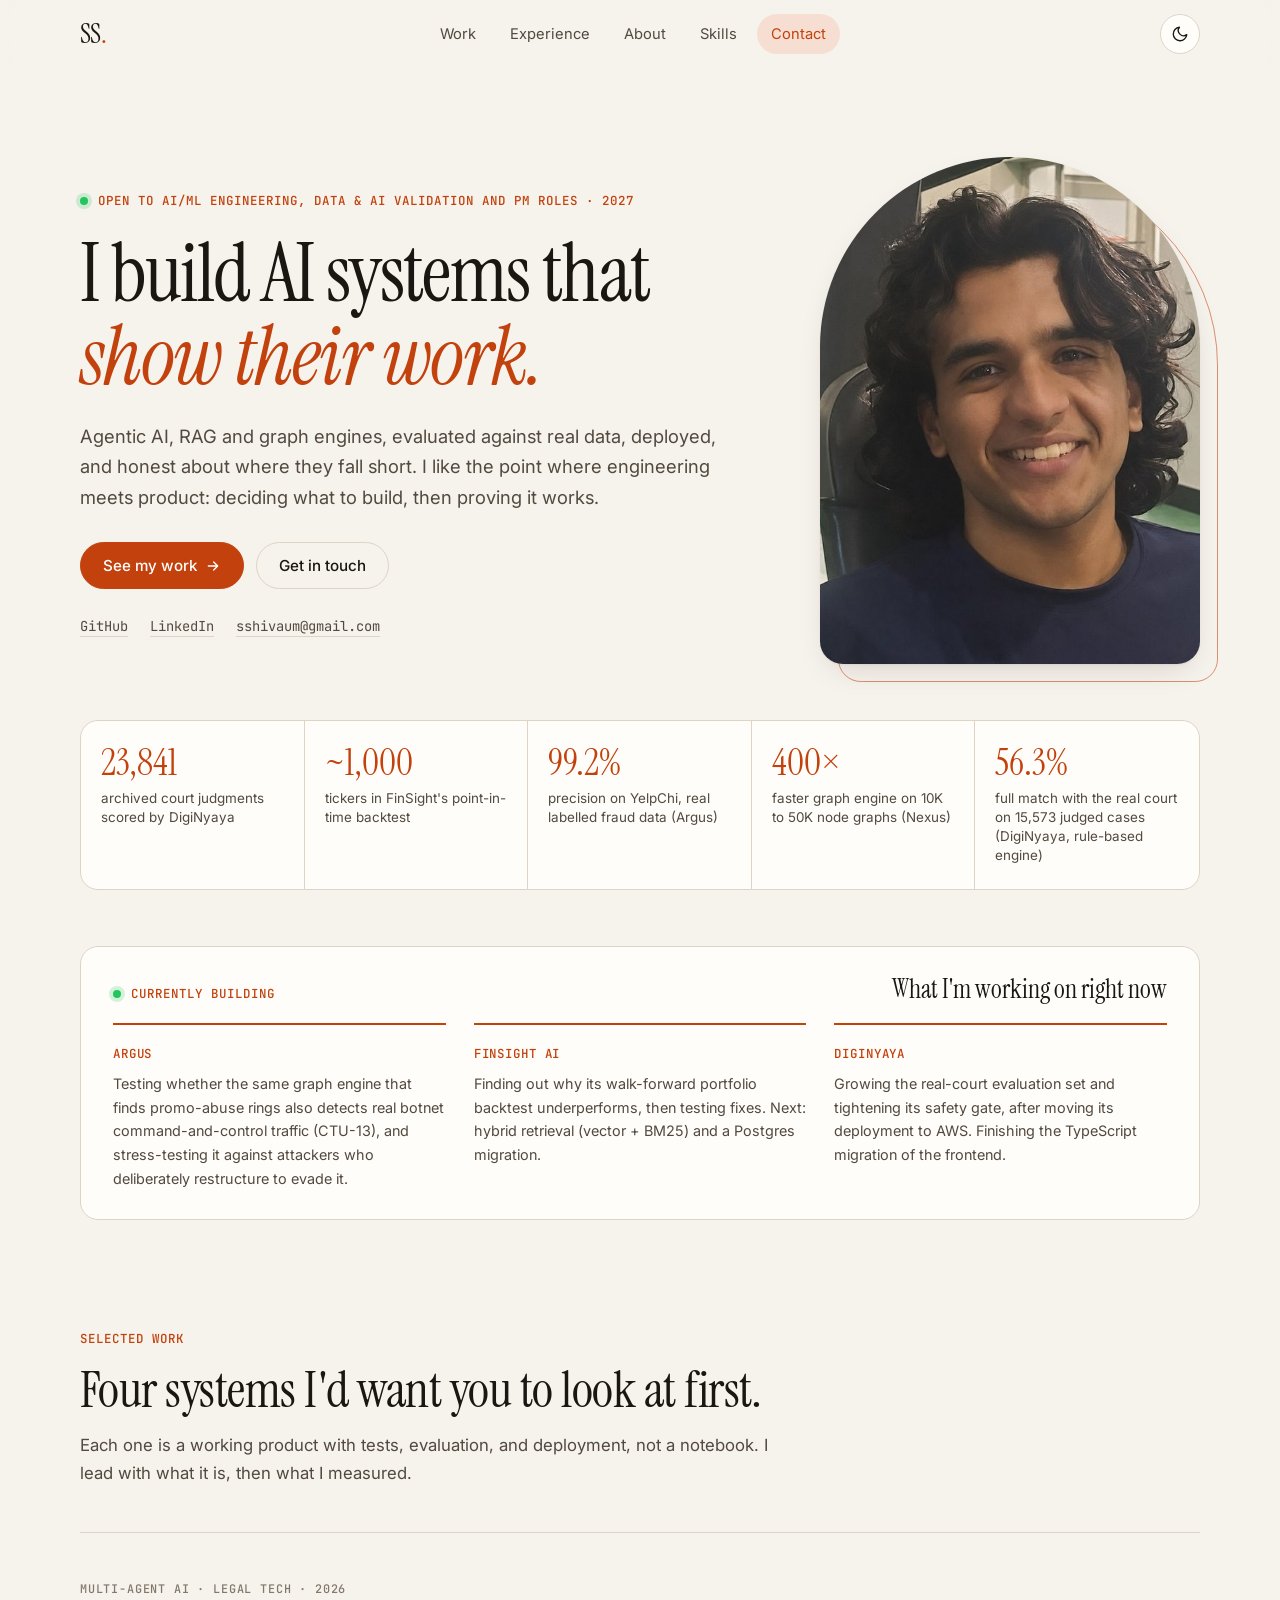
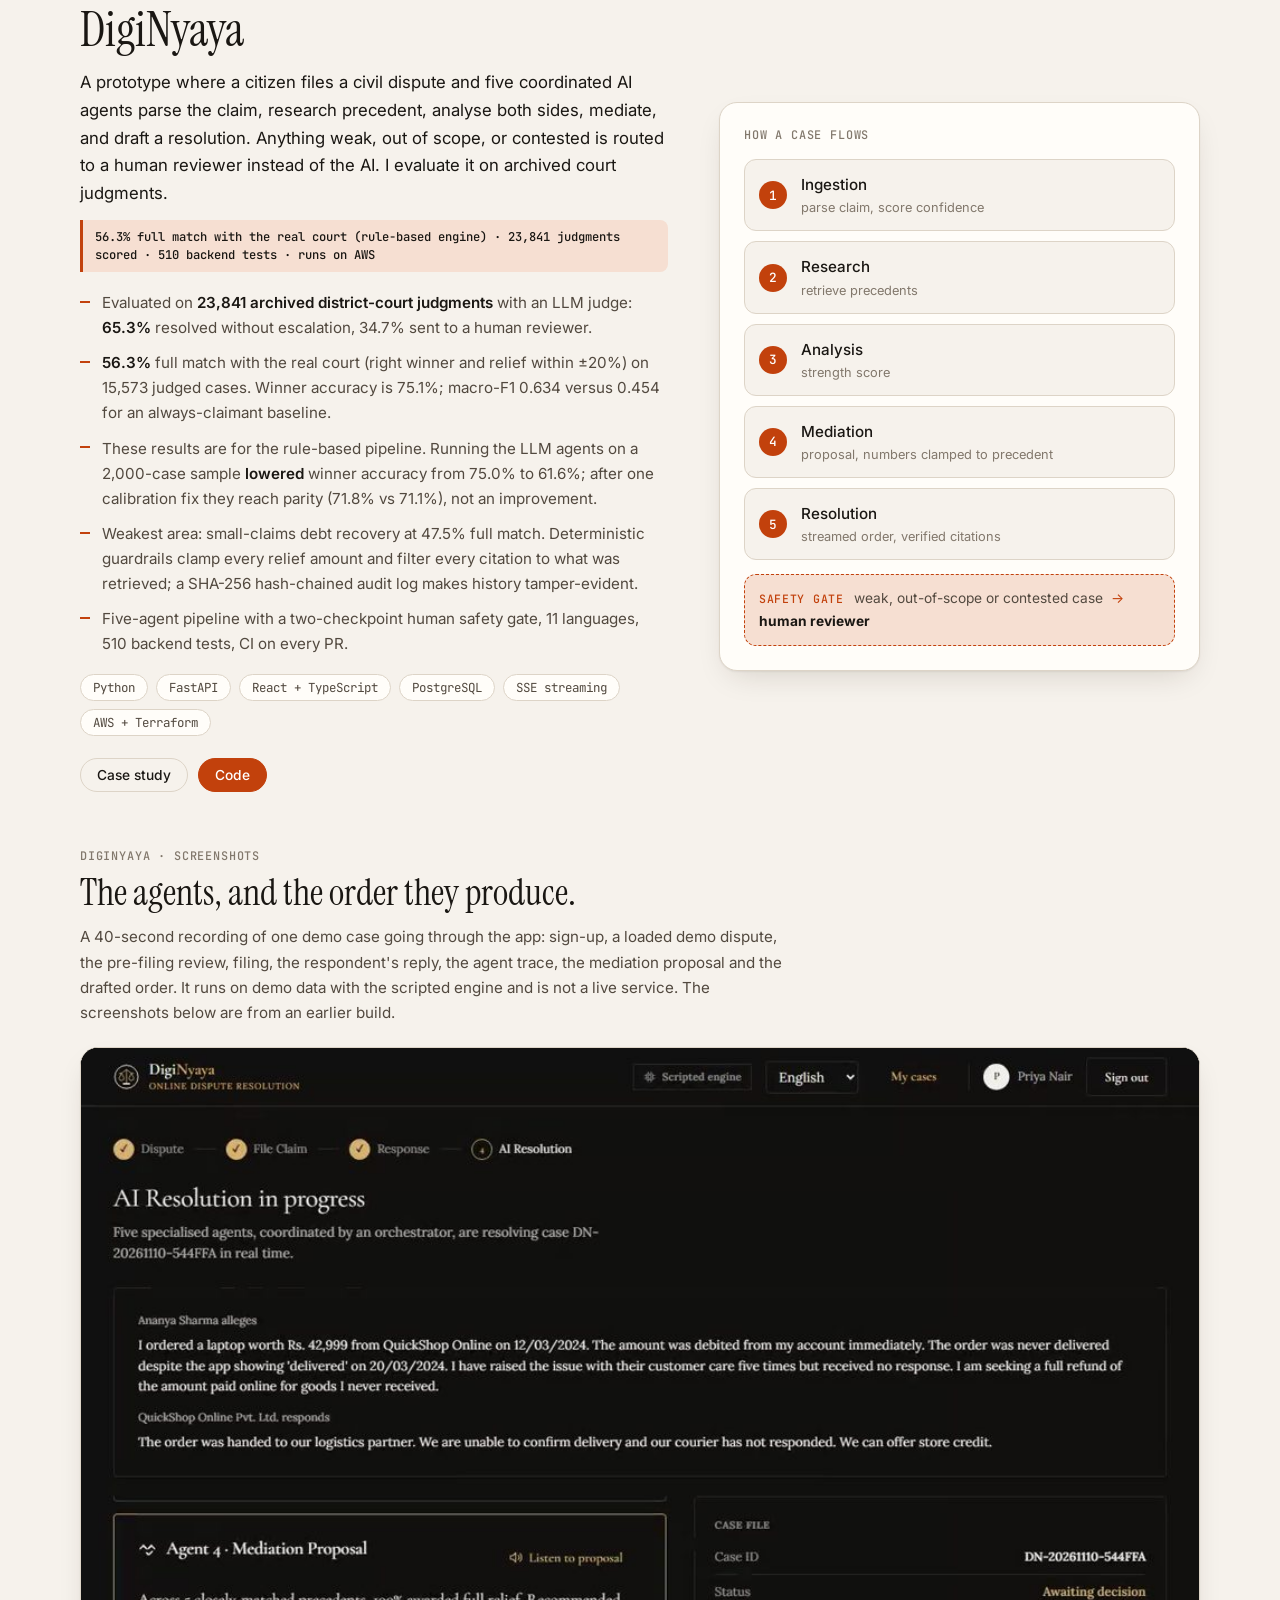
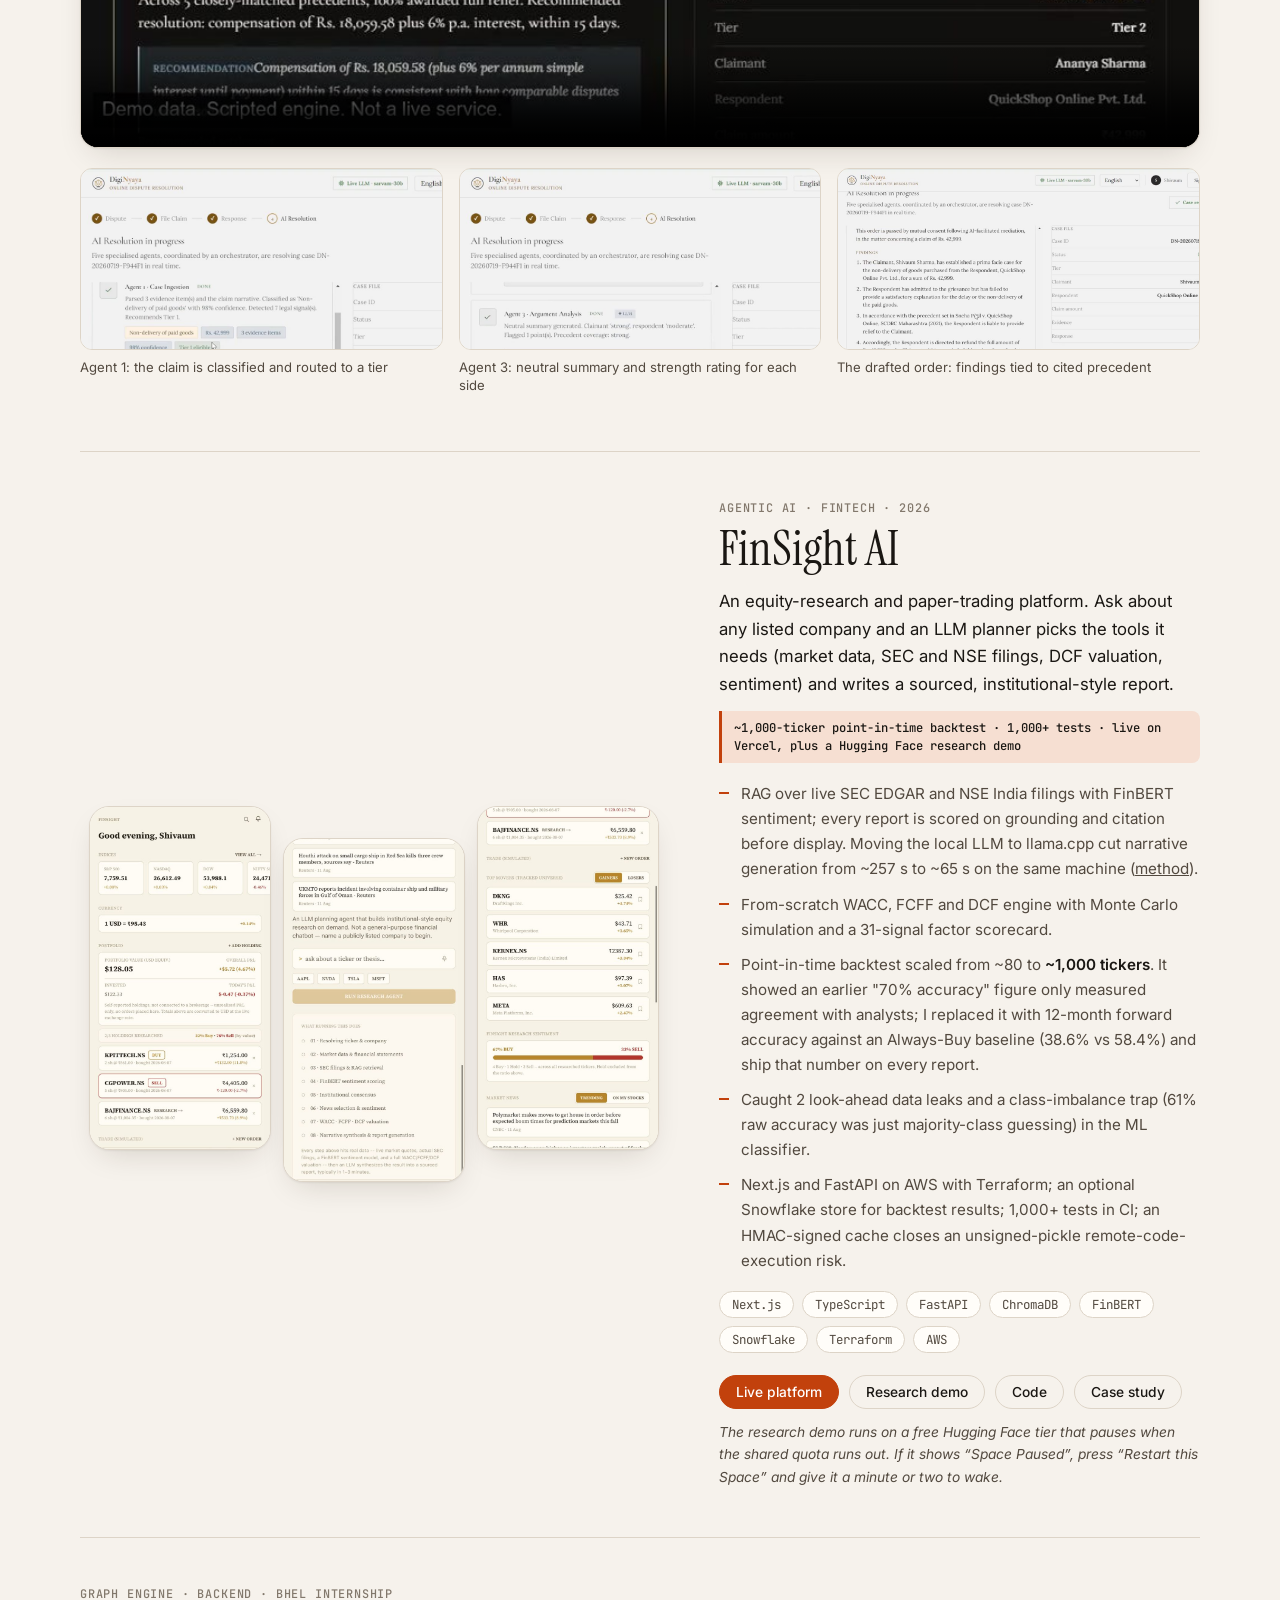
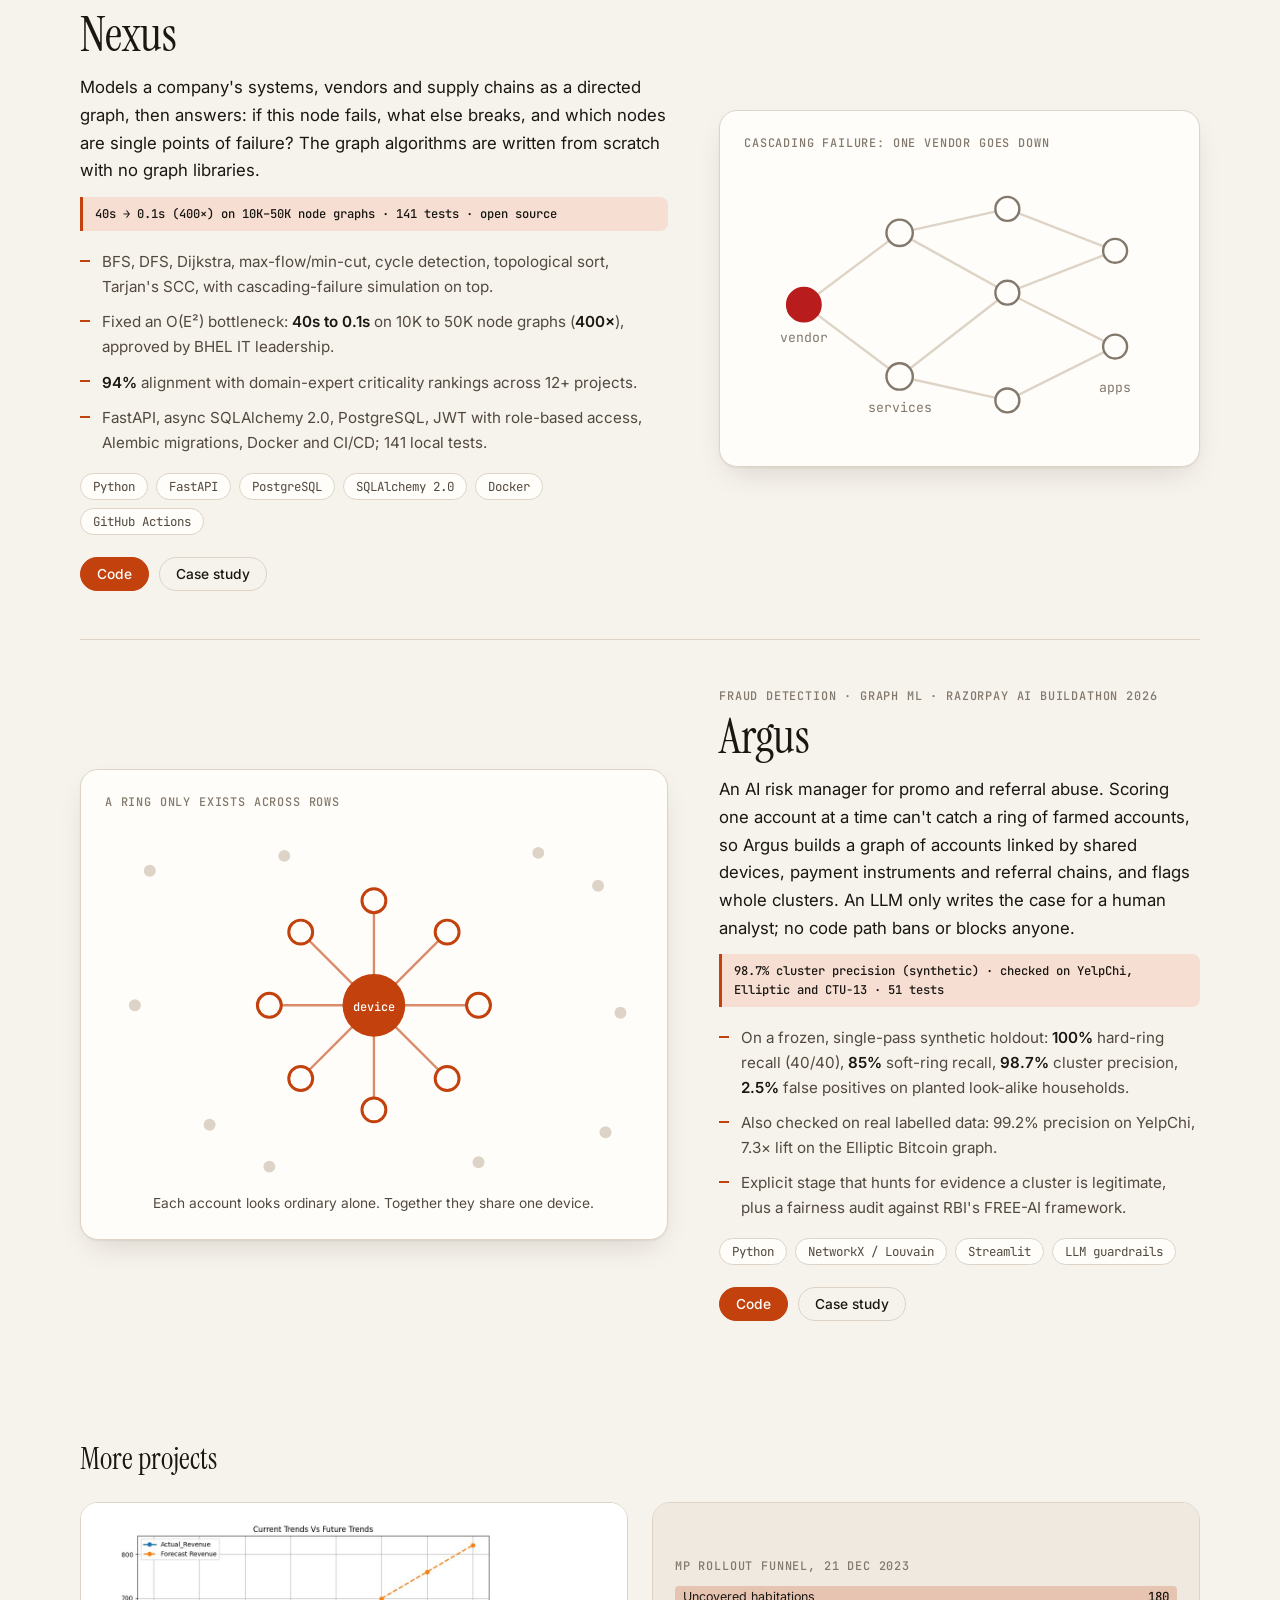
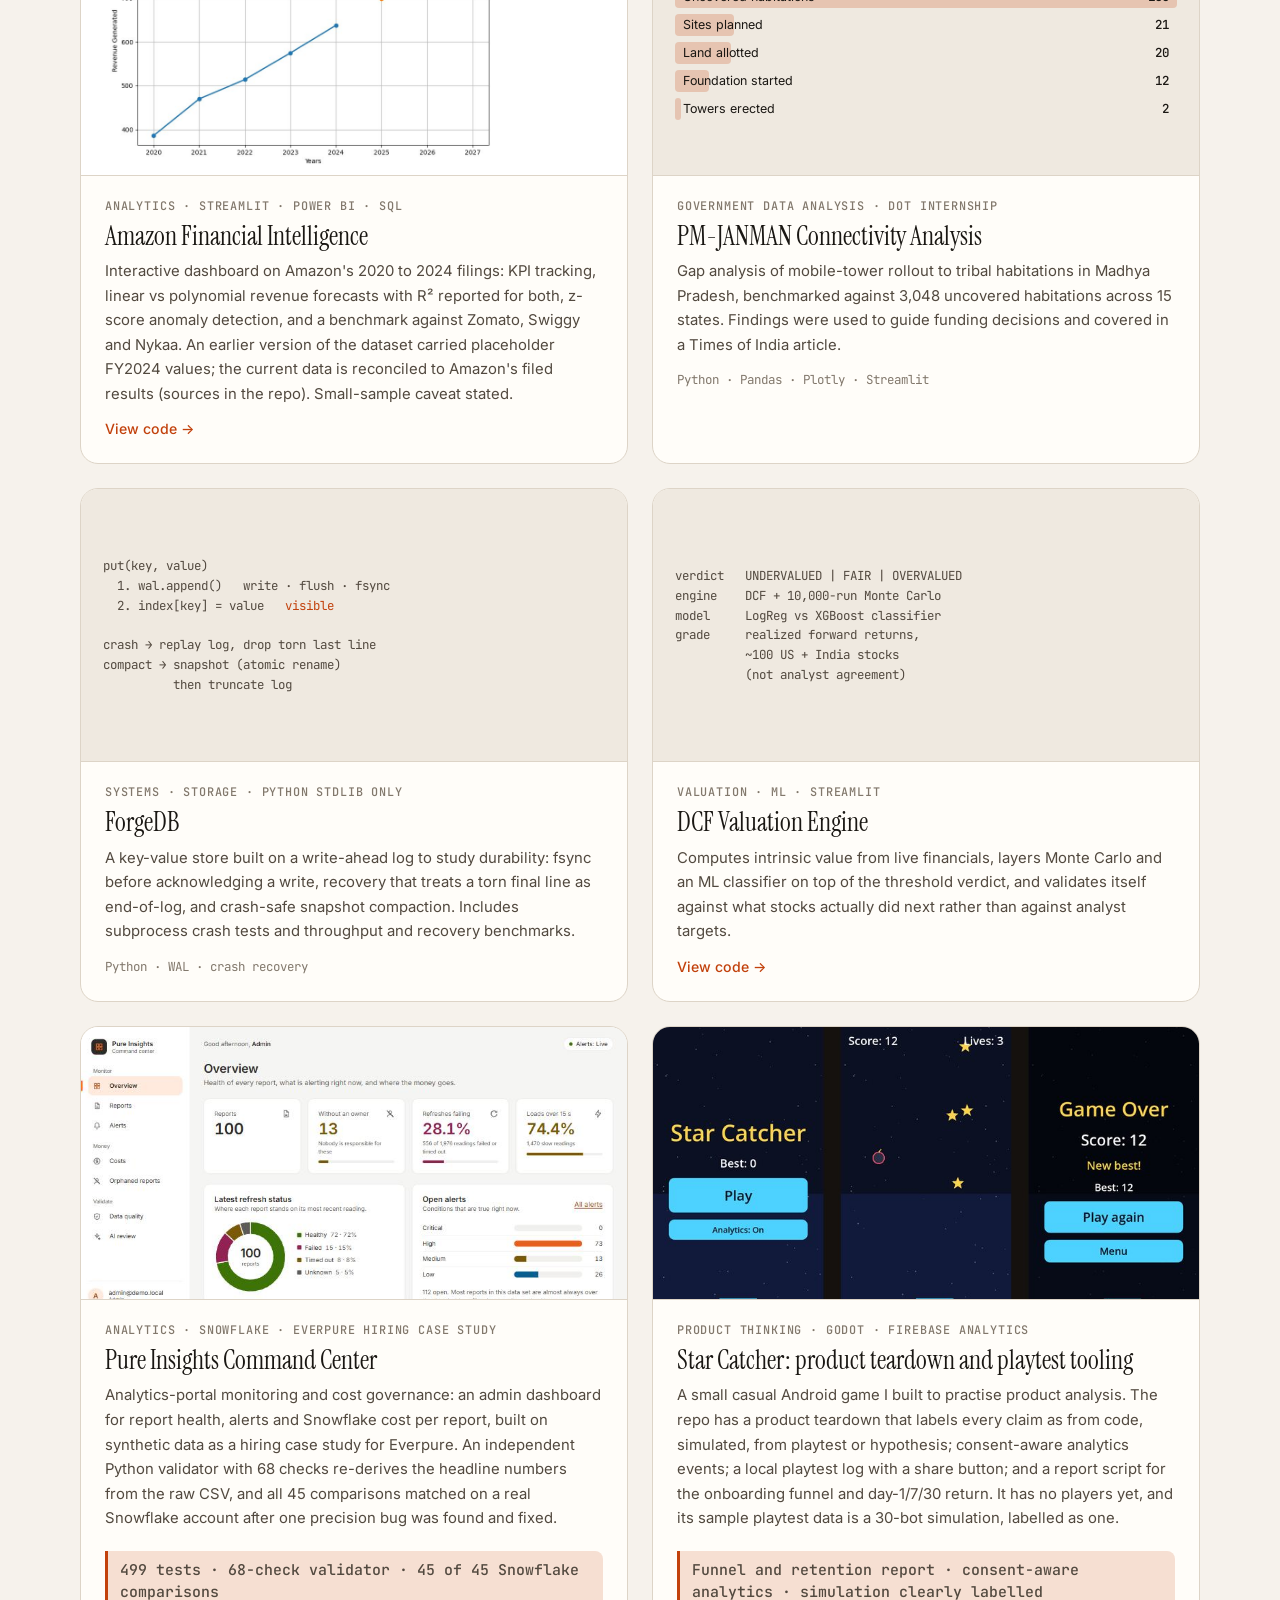
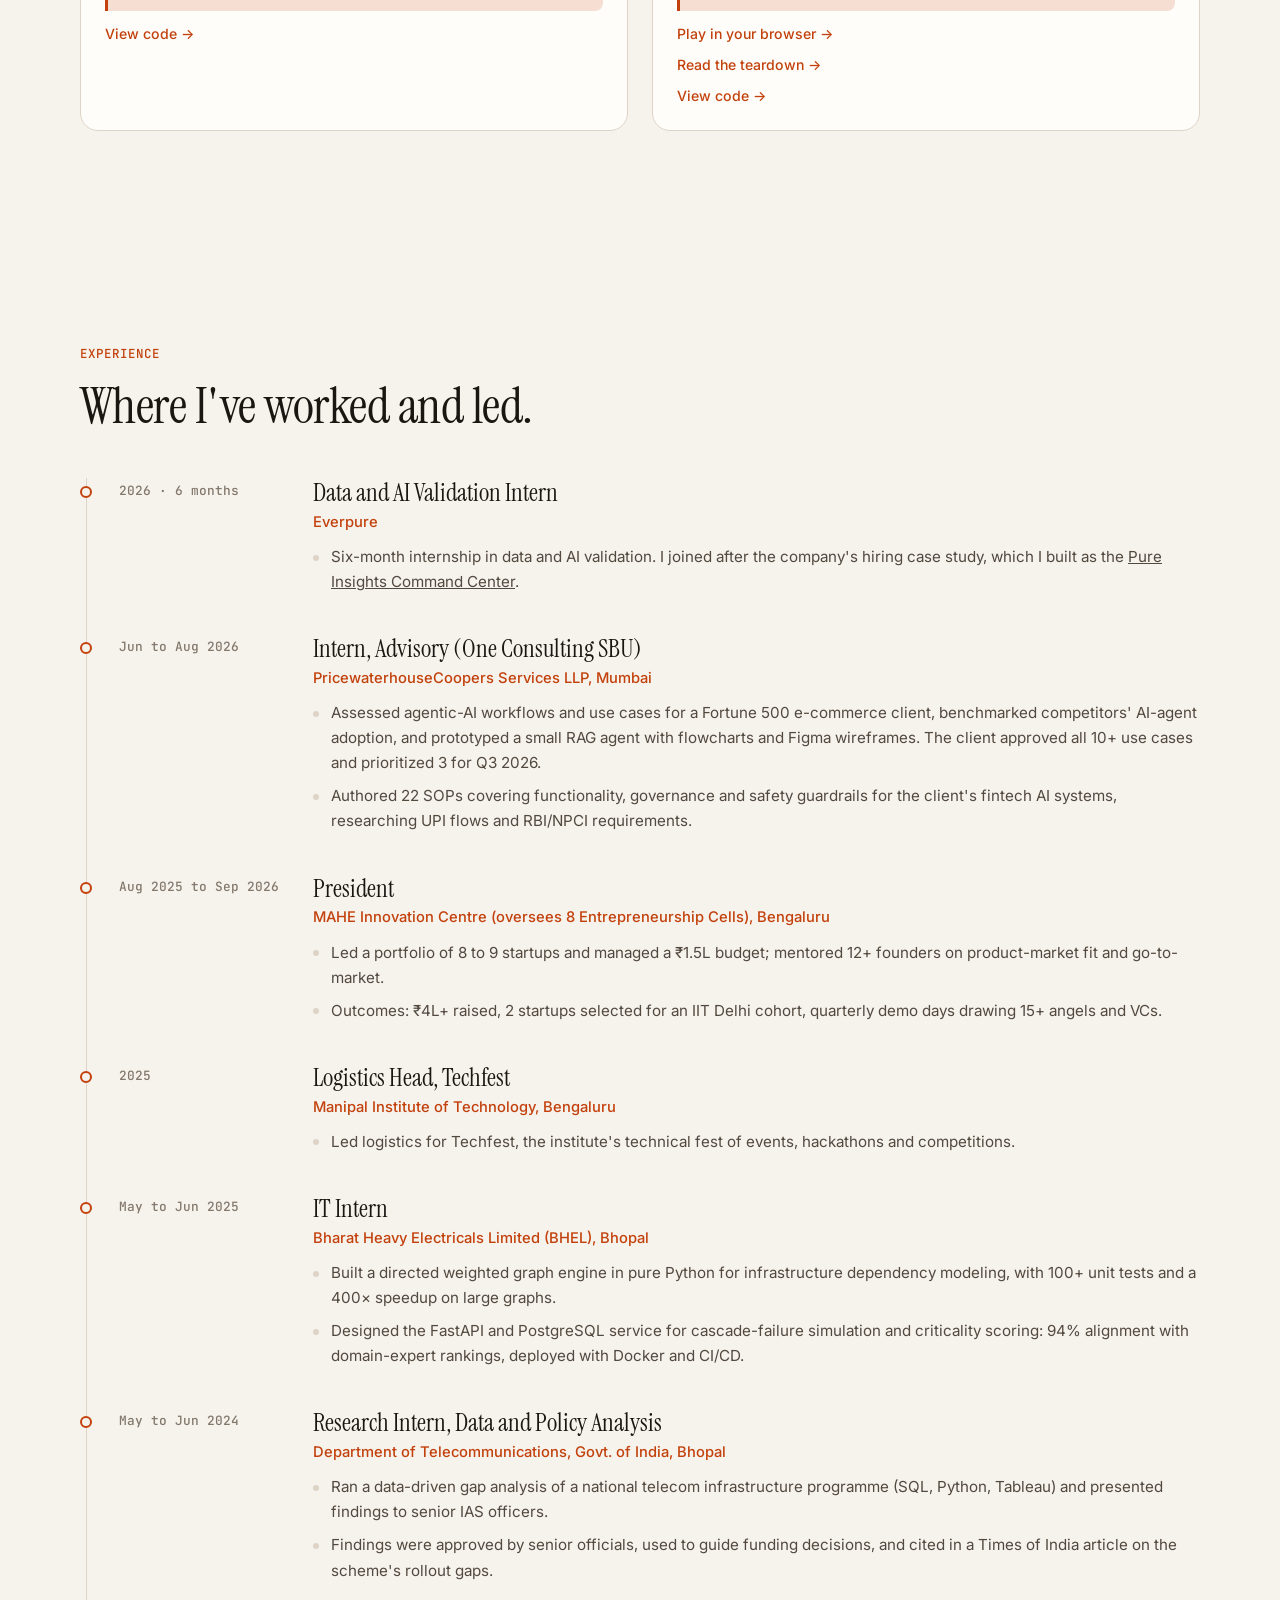
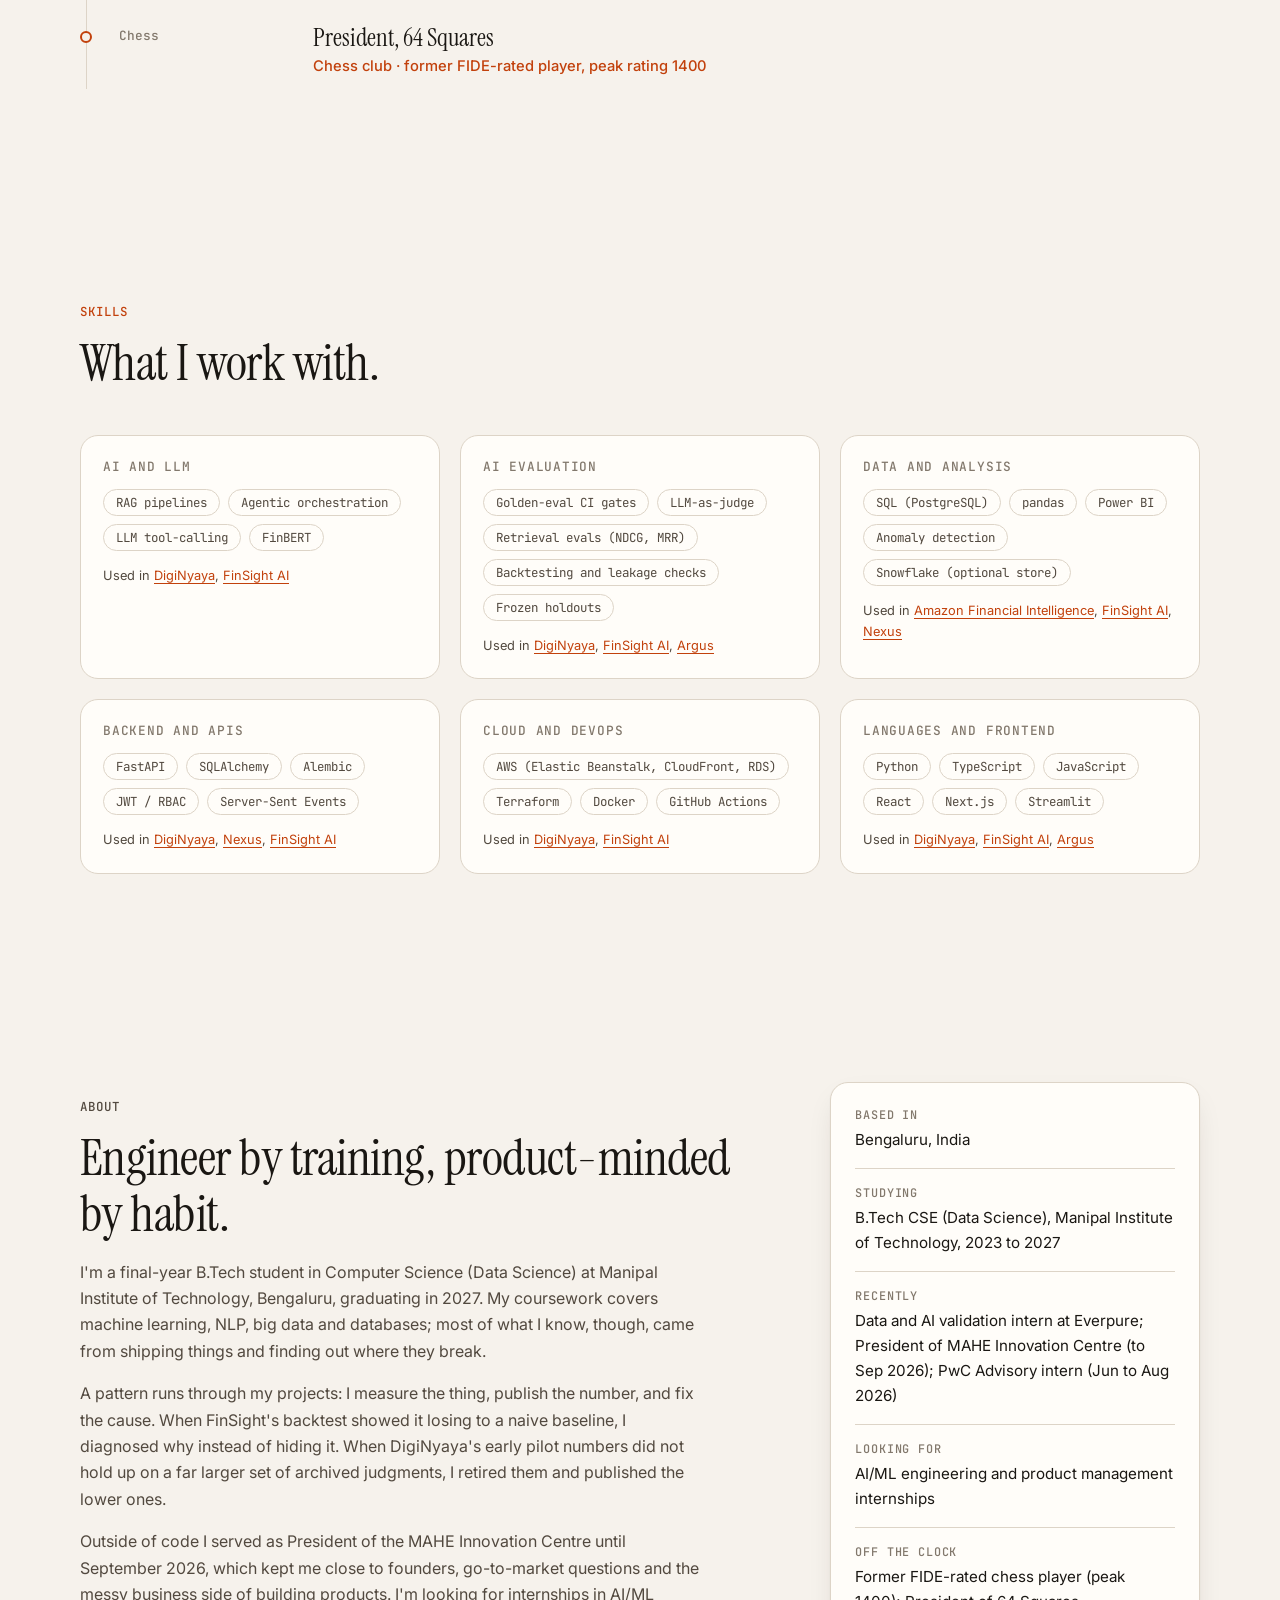
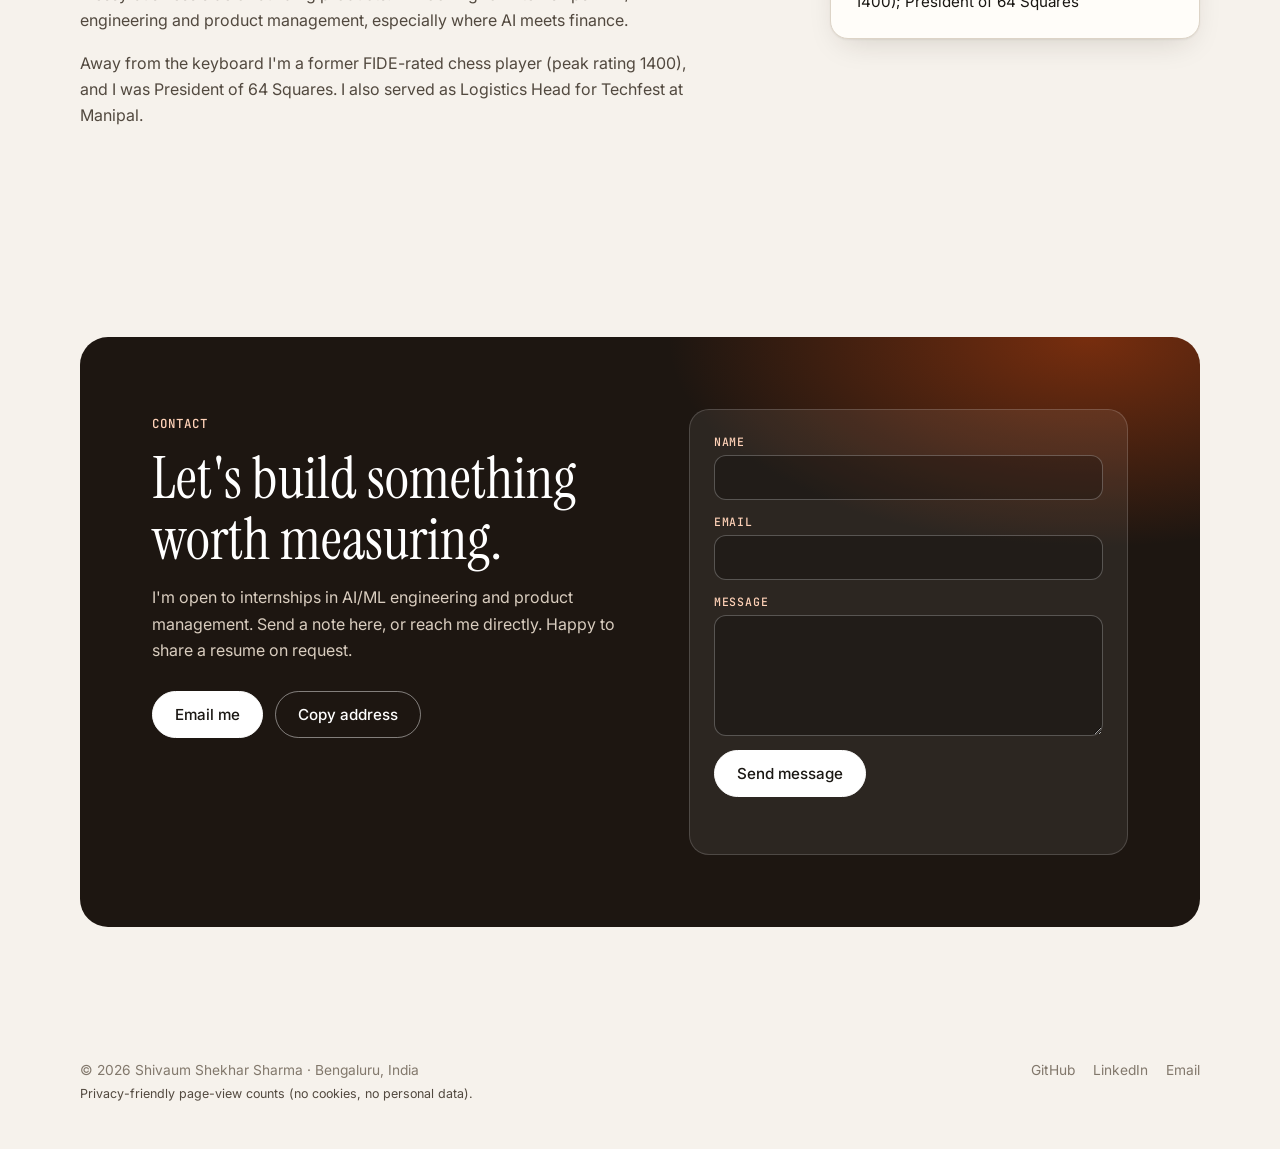
<file: index.html>
<!DOCTYPE html>
<html lang="en">

<head>
    <meta charset="UTF-8">
    <meta name="viewport" content="width=device-width, initial-scale=1.0">
    <title>Shivaum Shekhar Sharma | AI Engineer</title>
    <meta name="description" content="Shivaum Shekhar Sharma builds agentic AI, RAG and graph systems that are evaluated against real data and deployed. CS (Data Science) at Manipal, Bengaluru.">
    <meta property="og:title" content="Shivaum Shekhar Sharma | AI Engineer">
    <meta property="og:description" content="Agentic AI, RAG and graph systems: evaluated against real data, deployed, honest about where they fall short.">
    <meta property="og:type" content="website">
    <meta property="og:url" content="https://shivaumsharma.github.io/">
    <meta name="twitter:card" content="summary_large_image">
    <meta name="twitter:title" content="Shivaum Shekhar Sharma | AI Engineer">
    <meta name="twitter:description" content="Agentic AI, RAG and graph systems: evaluated against real data, honest about where they fall short.">
    <meta name="twitter:image" content="https://shivaumsharma.github.io/assets/img/og.jpg">
    <meta property="og:image" content="https://shivaumsharma.github.io/assets/img/og.jpg">
    <meta property="og:image:width" content="1200">
    <meta property="og:image:height" content="630">
    <meta property="og:image:alt" content="Shivaum Shekhar Sharma: I build AI systems that show their work.">
    <meta name="theme-color" content="#f6f2ec">
    <link rel="icon" href="data:image/svg+xml,%3Csvg xmlns='http://www.w3.org/2000/svg' viewBox='0 0 64 64'%3E%3Crect width='64' height='64' rx='16' fill='%23c2410c'/%3E%3Ctext x='32' y='43' font-family='Georgia,serif' font-size='30' text-anchor='middle' fill='white'%3ESS%3C/text%3E%3C/svg%3E">
    <link rel="preconnect" href="https://fonts.googleapis.com">
    <link rel="preconnect" href="https://fonts.gstatic.com" crossorigin>
    <link href="https://fonts.googleapis.com/css2?family=Inter:wght@400;500;600&family=Instrument+Serif:ital@0;1&family=JetBrains+Mono:wght@400;500&display=swap" rel="stylesheet">
    <link rel="stylesheet" href="style.css?v=9">
    <script>
        // Apply saved theme before first paint to avoid a flash
        try { var t = localStorage.getItem('theme'); if (t) document.documentElement.setAttribute('data-theme', t); } catch (e) {}
    </script>
</head>

<body>
    <a class="skip" href="#main">Skip to content</a>

    <header class="header" id="header">
        <nav class="nav wrap" aria-label="Primary">
            <a href="#top" class="logo" aria-label="SS. Shivaum Sharma, home">SS<span>.</span></a>
            <ul class="nav__list" id="nav-list">
                <li><a href="#work">Work</a></li>
                <li><a href="#experience">Experience</a></li>
                <li><a href="#about">About</a></li>
                <li><a href="#skills">Skills</a></li>
                <li><a href="#contact">Contact</a></li>
            </ul>
            <div class="nav__actions">
                <button class="icon-btn" id="theme-toggle" type="button" aria-label="Toggle dark mode">
                    <svg class="i-moon" viewBox="0 0 24 24" width="18" height="18" fill="none" stroke="currentColor" stroke-width="1.8" stroke-linecap="round" stroke-linejoin="round" aria-hidden="true"><path d="M21 12.8A9 9 0 1 1 11.2 3a7 7 0 0 0 9.8 9.8z"/></svg>
                    <svg class="i-sun" viewBox="0 0 24 24" width="18" height="18" fill="none" stroke="currentColor" stroke-width="1.8" stroke-linecap="round" stroke-linejoin="round" aria-hidden="true"><circle cx="12" cy="12" r="4"/><path d="M12 2v2M12 20v2M4.9 4.9l1.4 1.4M17.7 17.7l1.4 1.4M2 12h2M20 12h2M4.9 19.1l1.4-1.4M17.7 6.3l1.4-1.4"/></svg>
                </button>
                <button class="icon-btn nav__burger" id="nav-toggle" type="button" aria-label="Open menu" aria-expanded="false" aria-controls="nav-list">
                    <svg viewBox="0 0 24 24" width="20" height="20" fill="none" stroke="currentColor" stroke-width="1.8" stroke-linecap="round" aria-hidden="true"><path d="M4 7h16M4 12h16M4 17h16"/></svg>
                </button>
            </div>
        </nav>
    </header>

    <main id="main">
        <!-- HERO -->
        <section class="hero wrap" id="top">
            <div class="hero__copy">
                <p class="eyebrow"><span class="dot" aria-hidden="true"></span> Open to AI/ML engineering, data &amp; AI validation and PM roles &middot; 2027</p>
                <h1 class="hero__title">I build AI systems that <em>show their work.</em></h1>
                <p class="hero__lead">Agentic AI, RAG and graph engines, evaluated against real data, deployed, and honest about where they fall short. I like the point where engineering meets product: deciding what to build, then proving it works.</p>
                <div class="hero__cta">
                    <a class="btn" href="#work">See my work
                        <svg viewBox="0 0 24 24" width="16" height="16" fill="none" stroke="currentColor" stroke-width="2" stroke-linecap="round" stroke-linejoin="round" aria-hidden="true"><path d="M5 12h14M13 6l6 6-6 6"/></svg>
                    </a>
                    <a class="btn btn--ghost" href="#contact">Get in touch</a>
                </div>
                <ul class="hero__links" aria-label="Profiles">
                    <li><a href="https://github.com/shivaumsharma" target="_blank" rel="noopener">GitHub</a></li>
                    <li><a href="https://www.linkedin.com/in/shivaum-sharma" target="_blank" rel="noopener">LinkedIn</a></li>
                    <li><a href="mailto:sshivaum@gmail.com">sshivaum@gmail.com</a></li>
                </ul>
            </div>
            <figure class="hero__photo">
                <img src="assets/img/shivaum.jpg" alt="Portrait of Shivaum Shekhar Sharma smiling" width="600" height="800" fetchpriority="high">
            </figure>
        </section>

        <!-- NUMBERS -->
        <section class="wrap stats reveal" aria-label="Selected results">
            <a class="stat" href="work/diginyaya.html"><strong>23,841</strong><span>archived court judgments scored by DigiNyaya</span></a>
            <a class="stat" href="work/finsight.html"><strong>~1,000</strong><span>tickers in FinSight&#x27;s point-in-time backtest</span></a>
            <a class="stat" href="work/argus.html"><strong>99.2%</strong><span>precision on YelpChi, real labelled fraud data (Argus)</span></a>
            <a class="stat" href="work/nexus.html"><strong>400&times;</strong><span>faster graph engine on 10K to 50K node graphs (Nexus)</span></a>
            <a class="stat" href="work/diginyaya.html"><strong>56.3%</strong><span>full match with the real court on 15,573 judged cases (DigiNyaya, rule-based engine)</span></a>
        </section>

        <!-- CURRENTLY BUILDING -->
        <section class="wrap building reveal" aria-labelledby="building-title">
            <div class="building__head">
                <p class="eyebrow"><span class="dot" aria-hidden="true"></span> Currently building</p>
                <h2 class="building__title" id="building-title">What I'm working on right now</h2>
            </div>
            <ul class="building__list">
                <li>
                    <b>Argus</b>
                    <p>Testing whether the same graph engine that finds promo-abuse rings also detects real botnet command-and-control traffic (CTU-13), and stress-testing it against attackers who deliberately restructure to evade it.</p>
                </li>
                <li>
                    <b>FinSight AI</b>
                    <p>Finding out why its walk-forward portfolio backtest underperforms, then testing fixes. Next: hybrid retrieval (vector + BM25) and a Postgres migration.</p>
                </li>
                <li>
                    <b>DigiNyaya</b>
                    <p>Growing the real-court evaluation set and tightening its safety gate, after moving its deployment to AWS. Finishing the TypeScript migration of the frontend.</p>
                </li>
            </ul>
        </section>

        <!-- WORK -->
        <section class="section wrap" id="work">
            <header class="section__head reveal">
                <p class="eyebrow">Selected work</p>
                <h2 class="section__title">Four systems I'd want you to look at first.</h2>
                <p class="section__lead">Each one is a working product with tests, evaluation, and deployment, not a notebook. I lead with what it is, then what I measured.</p>
            </header>

            <!-- DigiNyaya -->
            <article class="project reveal">
                <div class="project__body">
                    <p class="project__kicker">Multi-agent AI · Legal tech · 2026</p>
                    <h3 class="project__title">DigiNyaya</h3>
                    <p class="project__what">A prototype where a citizen files a civil dispute and five coordinated AI agents parse the claim, research precedent, analyse both sides, mediate, and draft a resolution. Anything weak, out of scope, or contested is routed to a human reviewer instead of the AI. I evaluate it on archived court judgments.</p>
                    <p class="proof">56.3% full match with the real court (rule-based engine) &middot; 23,841 judgments scored &middot; 510 backend tests &middot; runs on AWS</p>
                    <ul class="bullets">
                        <li>Evaluated on <strong>23,841 archived district-court judgments</strong> with an LLM judge: <strong>65.3%</strong> resolved without escalation, 34.7% sent to a human reviewer.</li>
                        <li><strong>56.3%</strong> full match with the real court (right winner and relief within &plusmn;20%) on 15,573 judged cases. Winner accuracy is 75.1%; macro-F1 0.634 versus 0.454 for an always-claimant baseline.</li>
                        <li>These results are for the rule-based pipeline. Running the LLM agents on a 2,000-case sample <strong>lowered</strong> winner accuracy from 75.0% to 61.6%; after one calibration fix they reach parity (71.8% vs 71.1%), not an improvement.</li>
                        <li>Weakest area: small-claims debt recovery at 47.5% full match. Deterministic guardrails clamp every relief amount and filter every citation to what was retrieved; a SHA-256 hash-chained audit log makes history tamper-evident.</li>
                        <li>Five-agent pipeline with a two-checkpoint human safety gate, 11 languages, 510 backend tests, CI on every PR.</li>
                    </ul>
                    <ul class="chips"><li>Python</li><li>FastAPI</li><li>React + TypeScript</li><li>PostgreSQL</li><li>SSE streaming</li><li>AWS + Terraform</li></ul>
                    <div class="project__links">
                        <a class="btn btn--small btn--ghost" href="work/diginyaya.html">Case study</a>
                        <a class="btn btn--small" href="https://github.com/shivaumsharma/DigiNyaya" target="_blank" rel="noopener">Code</a>
                    </div>
                </div>
                <div class="project__visual">
                    <div class="panel" role="img" aria-label="Pipeline diagram: five agents run in sequence, with a safety gate that can route a case to human review">
                        <p class="panel__label">How a case flows</p>
                        <ol class="flow">
                            <li><b>1</b> Ingestion <small>parse claim, score confidence</small></li>
                            <li><b>2</b> Research <small>retrieve precedents</small></li>
                            <li><b>3</b> Analysis <small>strength score</small></li>
                            <li><b>4</b> Mediation <small>proposal, numbers clamped to precedent</small></li>
                            <li><b>5</b> Resolution <small>streamed order, verified citations</small></li>
                        </ol>
                        <div class="gate"><span>Safety gate</span> weak, out-of-scope or contested case <i aria-hidden="true">→</i> <strong>human reviewer</strong></div>
                    </div>
                </div>
            </article>

            <!-- DigiNyaya screenshots -->
            <section class="tour reveal" id="diginyaya-shots" aria-labelledby="tour-title">
                <div class="tour__head">
                    <p class="project__kicker">DigiNyaya &middot; Screenshots</p>
                    <h3 class="tour__title" id="tour-title">The agents, and the order they produce.</h3>
                    <p class="tour__lead">A 40-second recording of one demo case going through the app: sign-up, a loaded demo dispute, the pre-filing review, filing, the respondent&#x27;s reply, the agent trace, the mediation proposal and the drafted order. It runs on demo data with the scripted engine and is not a live service. The screenshots below are from an earlier build.</p>
                </div>
                <div class="tour__video">
                    <video controls preload="none" playsinline poster="assets/diginyaya/walkthrough-poster.jpg" width="1280" height="800">
                        <source src="assets/diginyaya/walkthrough.mp4" type="video/mp4">
                        Your browser can't play this video. <a href="assets/diginyaya/walkthrough.mp4">Download the MP4</a>.
                    </video>
                </div>
                <ul class="shots">
                    <li>
                        <a href="assets/diginyaya/ingestion.jpg" target="_blank" rel="noopener"><img src="assets/diginyaya/ingestion.jpg" alt="Agent 1 ingestion result: claim classified as non-delivery of paid goods and routed to a tier" loading="lazy" width="1320" height="474"></a>
                        <span>Agent 1: the claim is classified and routed to a tier</span>
                    </li>
                    <li>
                        <a href="assets/diginyaya/analysis.jpg" target="_blank" rel="noopener"><img src="assets/diginyaya/analysis.jpg" alt="Agent 3 argument analysis showing a neutral summary and strength ratings for both sides" loading="lazy" width="1320" height="474"></a>
                        <span>Agent 3: neutral summary and strength rating for each side</span>
                    </li>
                    <li>
                        <a href="assets/diginyaya/resolution.jpg" target="_blank" rel="noopener"><img src="assets/diginyaya/resolution.jpg" alt="Draft resolution order with numbered findings citing precedent, next to the case file" loading="lazy" width="1320" height="604"></a>
                        <span>The drafted order: findings tied to cited precedent</span>
                    </li>
                </ul>
            </section>

            <!-- FinSight -->
            <article class="project project--flip reveal">
                <div class="project__body">
                    <p class="project__kicker">Agentic AI · Fintech · 2026</p>
                    <h3 class="project__title">FinSight AI</h3>
                    <p class="project__what">An equity-research and paper-trading platform. Ask about any listed company and an LLM planner picks the tools it needs (market data, SEC and NSE filings, DCF valuation, sentiment) and writes a sourced, institutional-style report.</p>
                    <p class="proof">~1,000-ticker point-in-time backtest &middot; 1,000+ tests &middot; live on Vercel, plus a Hugging Face research demo</p>
                    <ul class="bullets">
                        <li>RAG over live SEC EDGAR and NSE India filings with FinBERT sentiment; every report is scored on grounding and citation before display. Moving the local LLM to llama.cpp cut narrative generation from ~257 s to ~65 s on the same machine (<a href="https://github.com/shivaumsharma/FinSight-AI/blob/main/EVALUATION.md" target="_blank" rel="noopener">method</a>).</li>
                        <li>From-scratch WACC, FCFF and DCF engine with Monte Carlo simulation and a 31-signal factor scorecard.</li>
                        <li>Point-in-time backtest scaled from ~80 to <strong>~1,000 tickers</strong>. It showed an earlier "70% accuracy" figure only measured agreement with analysts; I replaced it with 12-month forward accuracy against an Always-Buy baseline (38.6% vs 58.4%) and ship that number on every report.</li>
                        <li>Caught 2 look-ahead data leaks and a class-imbalance trap (61% raw accuracy was just majority-class guessing) in the ML classifier.</li>
                        <li>Next.js and FastAPI on AWS with Terraform; an optional Snowflake store for backtest results; 1,000+ tests in CI; an HMAC-signed cache closes an unsigned-pickle remote-code-execution risk.</li>
                    </ul>
                    <ul class="chips"><li>Next.js</li><li>TypeScript</li><li>FastAPI</li><li>ChromaDB</li><li>FinBERT</li><li>Snowflake</li><li>Terraform</li><li>AWS</li></ul>
                    <div class="project__links">
                        <a class="btn btn--small" href="https://web-ten-blond-39.vercel.app" target="_blank" rel="noopener">Live platform</a>
                        <a class="btn btn--small btn--ghost" href="https://huggingface.co/spaces/shivaumsharma/finsight-ai" target="_blank" rel="noopener">Research demo</a>
                        <a class="btn btn--small btn--ghost" href="https://github.com/shivaumsharma/FinSight-AI" target="_blank" rel="noopener">Code</a>
                        <a class="btn btn--small btn--ghost" href="work/finsight.html">Case study</a>
                    </div>
                    <p class="project__note">The research demo runs on a free Hugging Face tier that pauses when the shared quota runs out. If it shows &ldquo;Space Paused&rdquo;, press &ldquo;Restart this Space&rdquo; and give it a minute or two to wake.</p>
                </div>
                <div class="project__visual">
                    <div class="phones">
                        <img src="assets/img/finsight-home.jpg" alt="FinSight home screen with market indices, a portfolio and buy or sell ratings" loading="lazy" width="592" height="1195">
                        <img src="assets/img/finsight-agent.jpg" alt="FinSight research agent screen showing the eight-step research pipeline" loading="lazy" width="592" height="1195">
                        <img src="assets/img/finsight-movers.jpg" alt="FinSight top movers and market sentiment gauge" loading="lazy" width="592" height="1195">
                    </div>
                </div>
            </article>

            <!-- Nexus -->
            <article class="project reveal">
                <div class="project__body">
                    <p class="project__kicker">Graph engine · Backend · BHEL internship</p>
                    <h3 class="project__title">Nexus</h3>
                    <p class="project__what">Models a company's systems, vendors and supply chains as a directed graph, then answers: if this node fails, what else breaks, and which nodes are single points of failure? The graph algorithms are written from scratch with no graph libraries.</p>
                    <p class="proof">40s &rarr; 0.1s (400&times;) on 10K&ndash;50K node graphs &middot; 141 tests &middot; open source</p>
                    <ul class="bullets">
                        <li>BFS, DFS, Dijkstra, max-flow/min-cut, cycle detection, topological sort, Tarjan's SCC, with cascading-failure simulation on top.</li>
                        <li>Fixed an O(E²) bottleneck: <strong>40s to 0.1s</strong> on 10K to 50K node graphs (<strong>400×</strong>), approved by BHEL IT leadership.</li>
                        <li><strong>94%</strong> alignment with domain-expert criticality rankings across 12+ projects.</li>
                        <li>FastAPI, async SQLAlchemy 2.0, PostgreSQL, JWT with role-based access, Alembic migrations, Docker and CI/CD; 141 local tests.</li>
                    </ul>
                    <ul class="chips"><li>Python</li><li>FastAPI</li><li>PostgreSQL</li><li>SQLAlchemy 2.0</li><li>Docker</li><li>GitHub Actions</li></ul>
                    <div class="project__links">
                        <a class="btn btn--small" href="https://github.com/shivaumsharma/Nexus" target="_blank" rel="noopener">Code</a>
                        <a class="btn btn--small btn--ghost" href="work/nexus.html">Case study</a>
                    </div>
                </div>
                <div class="project__visual">
                    <div class="panel">
                        <p class="panel__label">Cascading failure: one vendor goes down</p>
                        <svg class="cascade" viewBox="0 0 360 230" role="img" aria-label="Dependency graph where one failed vendor node turns its downstream services and applications red in sequence">
                            <g class="edges">
                                <line x1="50" y1="115" x2="130" y2="55"/><line x1="50" y1="115" x2="130" y2="175"/>
                                <line x1="130" y1="55" x2="220" y2="35"/><line x1="130" y1="55" x2="220" y2="105"/>
                                <line x1="130" y1="175" x2="220" y2="105"/><line x1="130" y1="175" x2="220" y2="195"/>
                                <line x1="220" y1="105" x2="310" y2="70"/><line x1="220" y1="105" x2="310" y2="150"/>
                                <line x1="220" y1="35" x2="310" y2="70"/><line x1="220" y1="195" x2="310" y2="150"/>
                            </g>
                            <g class="nodes">
                                <circle class="n n--down" cx="50" cy="115" r="14"/>
                                <circle class="n n--hit d1" cx="130" cy="55" r="11"/><circle class="n n--hit d1" cx="130" cy="175" r="11"/>
                                <circle class="n n--hit d2" cx="220" cy="35" r="10"/><circle class="n n--hit d2" cx="220" cy="105" r="10"/><circle class="n n--hit d2" cx="220" cy="195" r="10"/>
                                <circle class="n n--hit d3" cx="310" cy="70" r="10"/><circle class="n n--hit d3" cx="310" cy="150" r="10"/>
                            </g>
                            <text x="50" y="146" text-anchor="middle" class="lbl">vendor</text>
                            <text x="130" y="205" text-anchor="middle" class="lbl">services</text>
                            <text x="310" y="188" text-anchor="middle" class="lbl">apps</text>
                        </svg>
                    </div>
                </div>
            </article>

            <!-- Argus -->
            <article class="project project--flip reveal">
                <div class="project__body">
                    <p class="project__kicker">Fraud detection · Graph ML · Razorpay AI Buildathon 2026</p>
                    <h3 class="project__title">Argus</h3>
                    <p class="project__what">An AI risk manager for promo and referral abuse. Scoring one account at a time can't catch a ring of farmed accounts, so Argus builds a graph of accounts linked by shared devices, payment instruments and referral chains, and flags whole clusters. An LLM only writes the case for a human analyst; no code path bans or blocks anyone.</p>
                    <p class="proof">98.7% cluster precision (synthetic) &middot; checked on YelpChi, Elliptic and CTU-13 &middot; 51 tests</p>
                    <ul class="bullets">
                        <li>On a frozen, single-pass synthetic holdout: <strong>100%</strong> hard-ring recall (40/40), <strong>85%</strong> soft-ring recall, <strong>98.7%</strong> cluster precision, <strong>2.5%</strong> false positives on planted look-alike households.</li>
                        <li>Also checked on real labelled data: 99.2% precision on YelpChi, 7.3× lift on the Elliptic Bitcoin graph.</li>
                        <li>Explicit stage that hunts for evidence a cluster is legitimate, plus a fairness audit against RBI's FREE-AI framework.</li>
                    </ul>
                    <ul class="chips"><li>Python</li><li>NetworkX / Louvain</li><li>Streamlit</li><li>LLM guardrails</li></ul>
                    <div class="project__links">
                        <a class="btn btn--small" href="https://github.com/shivaumsharma/argus" target="_blank" rel="noopener">Code</a>
                        <a class="btn btn--small btn--ghost" href="work/argus.html">Case study</a>
                    </div>
                </div>
                <div class="project__visual">
                    <div class="panel">
                        <p class="panel__label">A ring only exists across rows</p>
                        <svg class="ring" viewBox="0 0 360 240" role="img" aria-label="Eight accounts all linked to one shared device, surrounded by unconnected background accounts">
                            <g class="ring__bg">
                                <circle cx="30" cy="30" r="4"/><circle cx="70" cy="200" r="4"/><circle cx="330" cy="40" r="4"/><circle cx="335" cy="205" r="4"/><circle cx="20" cy="120" r="4"/><circle cx="345" cy="125" r="4"/><circle cx="120" cy="20" r="4"/><circle cx="250" cy="225" r="4"/><circle cx="290" cy="18" r="4"/><circle cx="110" cy="228" r="4"/>
                            </g>
                            <g class="ring__edges">
                                <line x1="180" y1="120" x2="250" y2="120"/><line x1="180" y1="120" x2="229" y2="169"/><line x1="180" y1="120" x2="180" y2="190"/><line x1="180" y1="120" x2="131" y2="169"/>
                                <line x1="180" y1="120" x2="110" y2="120"/><line x1="180" y1="120" x2="131" y2="71"/><line x1="180" y1="120" x2="180" y2="50"/><line x1="180" y1="120" x2="229" y2="71"/>
                            </g>
                            <g class="ring__nodes">
                                <circle cx="250" cy="120" r="8"/><circle cx="229" cy="169" r="8"/><circle cx="180" cy="190" r="8"/><circle cx="131" cy="169" r="8"/>
                                <circle cx="110" cy="120" r="8"/><circle cx="131" cy="71" r="8"/><circle cx="180" cy="50" r="8"/><circle cx="229" cy="71" r="8"/>
                            </g>
                            <circle class="ring__hub" cx="180" cy="120" r="21"/>
                            <text x="180" y="123.5" text-anchor="middle" class="ring__hub-txt">device</text>
                        </svg>
                        <p class="panel__note">Each account looks ordinary alone. Together they share one device.</p>
                    </div>
                </div>
            </article>

            <!-- More projects -->
            <header class="section__head section__head--sub reveal">
                <h3 class="section__subtitle">More projects</h3>
            </header>
            <div class="grid">
                <article class="card reveal">
                    <img class="card__img" style="object-fit:contain;background:#fff" src="assets/img/amazon-forecast.jpg" alt="Amazon revenue 2020 to 2024 as a solid line, with the 2025 to 2027 forecast as a dashed line" loading="lazy" width="1000" height="600">
                    <div class="card__body">
                        <p class="project__kicker">Analytics · Streamlit · Power BI · SQL</p>
                        <h3 class="card__title">Amazon Financial Intelligence</h3>
                        <p>Interactive dashboard on Amazon's 2020 to 2024 filings: KPI tracking, linear vs polynomial revenue forecasts with R² reported for both, z-score anomaly detection, and a benchmark against Zomato, Swiggy and Nykaa. An earlier version of the dataset carried placeholder FY2024 values; the current data is reconciled to Amazon&#x27;s filed results (sources in the repo). Small-sample caveat stated.</p>
                        <a class="text-link" href="https://github.com/shivaumsharma/Amazon-Financial-Analytics-Project" target="_blank" rel="noopener">View code →</a>
                    </div>
                </article>
                <article class="card reveal">
                    <div class="card__viz" role="img" aria-label="Funnel of 180 habitations dropping to 21 planned, 20 with land, 12 with foundations and 2 towers erected">
                        <p class="panel__label">MP rollout funnel, 21 Dec 2023</p>
                        <div class="fbar" style="--w:100%"><span>Uncovered habitations</span><b>180</b></div>
                        <div class="fbar" style="--w:11.7%"><span>Sites planned</span><b>21</b></div>
                        <div class="fbar" style="--w:11.1%"><span>Land allotted</span><b>20</b></div>
                        <div class="fbar" style="--w:6.7%"><span>Foundation started</span><b>12</b></div>
                        <div class="fbar" style="--w:1.1%"><span>Towers erected</span><b>2</b></div>
                    </div>
                    <div class="card__body">
                        <p class="project__kicker">Government data analysis · DoT internship</p>
                        <h3 class="card__title">PM-JANMAN Connectivity Analysis</h3>
                        <p>Gap analysis of mobile-tower rollout to tribal habitations in Madhya Pradesh, benchmarked against 3,048 uncovered habitations across 15 states. Findings were used to guide funding decisions and covered in a Times of India article.</p>
                        <span class="text-link text-link--static">Python · Pandas · Plotly · Streamlit</span>
                    </div>
                </article>
                <article class="card reveal">
                    <div class="card__viz card__viz--code" aria-hidden="true">
<pre>put(key, value)
  1. wal.append()   write · flush · fsync
  2. index[key] = value   <i>visible</i>

crash → replay log, drop torn last line
compact → snapshot (atomic rename)
          then truncate log</pre>
                    </div>
                    <div class="card__body">
                        <p class="project__kicker">Systems · Storage · Python stdlib only</p>
                        <h3 class="card__title">ForgeDB</h3>
                        <p>A key-value store built on a write-ahead log to study durability: fsync before acknowledging a write, recovery that treats a torn final line as end-of-log, and crash-safe snapshot compaction. Includes subprocess crash tests and throughput and recovery benchmarks.</p>
                        <span class="text-link text-link--static">Python · WAL · crash recovery</span>
                    </div>
                </article>
                <article class="card reveal">
                    <div class="card__viz card__viz--code" aria-hidden="true">
<pre>verdict   UNDERVALUED | FAIR | OVERVALUED
engine    DCF + 10,000-run Monte Carlo
model     LogReg vs XGBoost classifier
grade     realized forward returns,
          ~100 US + India stocks
          (not analyst agreement)</pre>
                    </div>
                    <div class="card__body">
                        <p class="project__kicker">Valuation · ML · Streamlit</p>
                        <h3 class="card__title">DCF Valuation Engine</h3>
                        <p>Computes intrinsic value from live financials, layers Monte Carlo and an ML classifier on top of the threshold verdict, and validates itself against what stocks actually did next rather than against analyst targets.</p>
                        <a class="text-link" href="https://github.com/shivaumsharma/dcf-valuation-engine" target="_blank" rel="noopener">View code →</a>
                    </div>
                </article>
                <article class="card reveal" id="pure-insights">
                    <img class="card__img" src="assets/img/pure-insights-overview.jpg" alt="Pure Insights Command Center overview: fleet health, open alerts and a map of every report" loading="lazy" width="800" height="455">
                    <div class="card__body">
                        <p class="project__kicker">Analytics &middot; Snowflake &middot; Everpure hiring case study</p>
                        <h3 class="card__title">Pure Insights Command Center</h3>
                        <p>Analytics-portal monitoring and cost governance: an admin dashboard for report health, alerts and Snowflake cost per report, built on synthetic data as a hiring case study for Everpure. An independent Python validator with 68 checks re-derives the headline numbers from the raw CSV, and all 45 comparisons matched on a real Snowflake account after one precision bug was found and fixed.</p>
                        <p class="proof">499 tests &middot; 68-check validator &middot; 45 of 45 Snowflake comparisons</p>
                        <a class="text-link" href="https://github.com/shivaumsharma/pure-insights-command-center" target="_blank" rel="noopener">View code &rarr;</a>
                    </div>
                </article>
                <article class="card reveal" id="star-catcher">
                    <img class="card__img" src="assets/img/star-catcher.jpg" alt="Three Star Catcher screens: the menu, a round in play, and the game-over screen" loading="lazy" width="756" height="420">
                    <div class="card__body">
                        <p class="project__kicker">Product thinking &middot; Godot &middot; Firebase Analytics</p>
                        <h3 class="card__title">Star Catcher: product teardown and playtest tooling</h3>
                        <p>A small casual Android game I built to practise product analysis. The repo has a product teardown that labels every claim as from code, simulated, from playtest or hypothesis; consent-aware analytics events; a local playtest log with a share button; and a report script for the onboarding funnel and day-1/7/30 return. It has no players yet, and its sample playtest data is a 30-bot simulation, labelled as one.</p>
                        <p class="proof">Funnel and retention report &middot; consent-aware analytics &middot; simulation clearly labelled</p>
                        <a class="text-link" href="https://shivaumsharma.github.io/Star-catcher/" target="_blank" rel="noopener">Play in your browser &rarr;</a>
                        <a class="text-link" href="https://github.com/shivaumsharma/Star-catcher/blob/main/TEARDOWN.md" target="_blank" rel="noopener">Read the teardown &rarr;</a>
                        <a class="text-link" href="https://github.com/shivaumsharma/Star-catcher" target="_blank" rel="noopener">View code &rarr;</a>
                    </div>
                </article>
            </div>
        </section>

        <!-- EXPERIENCE -->
        <section class="section wrap" id="experience">
            <header class="section__head reveal">
                <p class="eyebrow">Experience</p>
                <h2 class="section__title">Where I've worked and led.</h2>
            </header>
            <ol class="timeline">
                <li class="tl reveal">
                    <div class="tl__when">2026 &middot; 6 months</div>
                    <div class="tl__what">
                        <h3>Data and AI Validation Intern</h3>
                        <p class="tl__org">Everpure</p>
                        <ul>
                            <li>Six-month internship in data and AI validation. I joined after the company&#x27;s hiring case study, which I built as the <a href="#pure-insights">Pure Insights Command Center</a>.</li>
                        </ul>
                    </div>
                </li>
                <li class="tl reveal">
                    <div class="tl__when">Jun to Aug 2026</div>
                    <div class="tl__what">
                        <h3>Intern, Advisory (One Consulting SBU)</h3>
                        <p class="tl__org">PricewaterhouseCoopers Services LLP, Mumbai</p>
                        <ul>
                            <li>Assessed agentic-AI workflows and use cases for a Fortune 500 e-commerce client, benchmarked competitors' AI-agent adoption, and prototyped a small RAG agent with flowcharts and Figma wireframes. The client approved all 10+ use cases and prioritized 3 for Q3 2026.</li>
                            <li>Authored 22 SOPs covering functionality, governance and safety guardrails for the client's fintech AI systems, researching UPI flows and RBI/NPCI requirements.</li>
                        </ul>
                    </div>
                </li>
                <li class="tl reveal">
                    <div class="tl__when">Aug 2025 to Sep 2026</div>
                    <div class="tl__what">
                        <h3>President</h3>
                        <p class="tl__org">MAHE Innovation Centre (oversees 8 Entrepreneurship Cells), Bengaluru</p>
                        <ul>
                            <li>Led a portfolio of 8 to 9 startups and managed a ₹1.5L budget; mentored 12+ founders on product-market fit and go-to-market.</li>
                            <li>Outcomes: ₹4L+ raised, 2 startups selected for an IIT Delhi cohort, quarterly demo days drawing 15+ angels and VCs.</li>
                        </ul>
                    </div>
                </li>
                <li class="tl reveal">
                    <div class="tl__when">2025</div>
                    <div class="tl__what">
                        <h3>Logistics Head, Techfest</h3>
                        <p class="tl__org">Manipal Institute of Technology, Bengaluru</p>
                        <ul>
                            <li>Led logistics for Techfest, the institute's technical fest of events, hackathons and competitions.</li>
                        </ul>
                    </div>
                </li>
                <li class="tl reveal">
                    <div class="tl__when">May to Jun 2025</div>
                    <div class="tl__what">
                        <h3>IT Intern</h3>
                        <p class="tl__org">Bharat Heavy Electricals Limited (BHEL), Bhopal</p>
                        <ul>
                            <li>Built a directed weighted graph engine in pure Python for infrastructure dependency modeling, with 100+ unit tests and a 400× speedup on large graphs.</li>
                            <li>Designed the FastAPI and PostgreSQL service for cascade-failure simulation and criticality scoring: 94% alignment with domain-expert rankings, deployed with Docker and CI/CD.</li>
                        </ul>
                    </div>
                </li>
                <li class="tl reveal">
                    <div class="tl__when">May to Jun 2024</div>
                    <div class="tl__what">
                        <h3>Research Intern, Data and Policy Analysis</h3>
                        <p class="tl__org">Department of Telecommunications, Govt. of India, Bhopal</p>
                        <ul>
                            <li>Ran a data-driven gap analysis of a national telecom infrastructure programme (SQL, Python, Tableau) and presented findings to senior IAS officers.</li>
                            <li>Findings were approved by senior officials, used to guide funding decisions, and cited in a Times of India article on the scheme's rollout gaps.</li>
                        </ul>
                    </div>
                </li>
                            <li class="tl reveal">
                    <div class="tl__when">Chess</div>
                    <div class="tl__what">
                        <h3>President, 64 Squares</h3>
                        <p class="tl__org">Chess club &middot; former FIDE-rated player, peak rating 1400</p>
                    </div>
                </li>
            </ol>
        </section>

        <!-- SKILLS -->
        <section class="section wrap" id="skills">
            <header class="section__head reveal">
                <p class="eyebrow">Skills</p>
                <h2 class="section__title">What I work with.</h2>
            </header>
            <div class="skills reveal">
                <div class="skill">
                    <h3>AI and LLM</h3>
                    <ul class="chips"><li>RAG pipelines</li><li>Agentic orchestration</li><li>LLM tool-calling</li><li>FinBERT</li></ul>
                    <p class="skill__used">Used in <a href="work/diginyaya.html">DigiNyaya</a>, <a href="work/finsight.html">FinSight AI</a></p>
                </div>
                <div class="skill">
                    <h3>AI evaluation</h3>
                    <ul class="chips"><li>Golden-eval CI gates</li><li>LLM-as-judge</li><li>Retrieval evals (NDCG, MRR)</li><li>Backtesting and leakage checks</li><li>Frozen holdouts</li></ul>
                    <p class="skill__used">Used in <a href="work/diginyaya.html">DigiNyaya</a>, <a href="work/finsight.html">FinSight AI</a>, <a href="work/argus.html">Argus</a></p>
                </div>
                <div class="skill">
                    <h3>Data and analysis</h3>
                    <ul class="chips"><li>SQL (PostgreSQL)</li><li>pandas</li><li>Power BI</li><li>Anomaly detection</li><li>Snowflake (optional store)</li></ul>
                    <p class="skill__used">Used in <a href="https://github.com/shivaumsharma/Amazon-Financial-Analytics-Project" target="_blank" rel="noopener">Amazon Financial Intelligence</a>, <a href="work/finsight.html">FinSight AI</a>, <a href="work/nexus.html">Nexus</a></p>
                </div>
                <div class="skill">
                    <h3>Backend and APIs</h3>
                    <ul class="chips"><li>FastAPI</li><li>SQLAlchemy</li><li>Alembic</li><li>JWT / RBAC</li><li>Server-Sent Events</li></ul>
                    <p class="skill__used">Used in <a href="work/diginyaya.html">DigiNyaya</a>, <a href="work/nexus.html">Nexus</a>, <a href="work/finsight.html">FinSight AI</a></p>
                </div>
                <div class="skill">
                    <h3>Cloud and DevOps</h3>
                    <ul class="chips"><li>AWS (Elastic Beanstalk, CloudFront, RDS)</li><li>Terraform</li><li>Docker</li><li>GitHub Actions</li></ul>
                    <p class="skill__used">Used in <a href="work/diginyaya.html">DigiNyaya</a>, <a href="work/finsight.html">FinSight AI</a></p>
                </div>
                <div class="skill">
                    <h3>Languages and frontend</h3>
                    <ul class="chips"><li>Python</li><li>TypeScript</li><li>JavaScript</li><li>React</li><li>Next.js</li><li>Streamlit</li></ul>
                    <p class="skill__used">Used in <a href="work/diginyaya.html">DigiNyaya</a>, <a href="work/finsight.html">FinSight AI</a>, <a href="work/argus.html">Argus</a></p>
                </div>
            </div>
        </section>

        <!-- ABOUT -->
        <section class="section wrap about" id="about">
            <div class="about__copy reveal">
                <p class="eyebrow">About</p>
                <h2 class="section__title">Engineer by training, product-minded by habit.</h2>
                <p>I'm a final-year B.Tech student in Computer Science (Data Science) at Manipal Institute of Technology, Bengaluru, graduating in 2027. My coursework covers machine learning, NLP, big data and databases; most of what I know, though, came from shipping things and finding out where they break.</p>
                <p>A pattern runs through my projects: I measure the thing, publish the number, and fix the cause. When FinSight's backtest showed it losing to a naive baseline, I diagnosed why instead of hiding it. When DigiNyaya's early pilot numbers did not hold up on a far larger set of archived judgments, I retired them and published the lower ones.</p>
                <p>Outside of code I served as President of the MAHE Innovation Centre until September 2026, which kept me close to founders, go-to-market questions and the messy business side of building products. I'm looking for internships in AI/ML engineering and product management, especially where AI meets finance.</p>
                <p>Away from the keyboard I'm a former FIDE-rated chess player (peak rating 1400), and I was President of 64 Squares. I also served as Logistics Head for Techfest at Manipal.</p>
            </div>
            <aside class="facts reveal" aria-label="Quick facts">
                <dl>
                    <div><dt>Based in</dt><dd>Bengaluru, India</dd></div>
                    <div><dt>Studying</dt><dd>B.Tech CSE (Data Science), Manipal Institute of Technology, 2023 to 2027</dd></div>
                    <div><dt>Recently</dt><dd>Data and AI validation intern at Everpure; President of MAHE Innovation Centre (to Sep 2026); PwC Advisory intern (Jun to Aug 2026)</dd></div>
                    <div><dt>Looking for</dt><dd>AI/ML engineering and product management internships</dd></div>
                    <div><dt>Off the clock</dt><dd>Former FIDE-rated chess player (peak 1400); President of 64 Squares</dd></div>
                </dl>
            </aside>
        </section>

        <!-- CONTACT -->
        <section class="section wrap contact" id="contact">
            <div class="contact__card reveal">
                <div class="contact__info">
                    <p class="eyebrow eyebrow--light">Contact</p>
                    <h2 class="contact__title">Let's build something worth measuring.</h2>
                    <p class="contact__lead">I'm open to internships in AI/ML engineering and product management. Send a note here, or reach me directly. Happy to share a resume on request.</p>
                    <div class="contact__cta">
                        <a class="btn btn--light" href="mailto:sshivaum@gmail.com">Email me</a>
                        <button class="btn btn--outline-light" id="copy-email" type="button" data-email="sshivaum@gmail.com">Copy address</button>
                    </div>
                    <p class="contact__status" id="copy-status" role="status" aria-live="polite"></p>
                </div>
                <form class="cform" id="contact-form" action="https://api.web3forms.com/submit" method="POST" novalidate>
                    <label class="cform__field"><span>Name</span>
                        <input type="text" name="name" autocomplete="name" required maxlength="100">
                    </label>
                    <label class="cform__field"><span>Email</span>
                        <input type="email" name="email" autocomplete="email" required maxlength="200">
                    </label>
                    <label class="cform__field"><span>Message</span>
                        <textarea name="message" rows="5" required maxlength="4000"></textarea>
                    </label>
                    <input type="text" name="_honey" tabindex="-1" autocomplete="off" class="cform__trap" aria-hidden="true">
                    <input type="hidden" name="access_key" value="4eed6aa3-be58-4541-b890-ac0367277b6b">
                    <input type="hidden" name="subject" value="New message from your portfolio site">
                    <input type="hidden" name="from_name" value="Portfolio site">
                    <button class="btn btn--light cform__submit" type="submit">Send message</button>
                    <p class="cform__status" id="form-status" role="status" aria-live="polite"></p>
                </form>
            </div>
        </section>
    </main>

    <footer class="footer wrap">
        <p>© <span id="year">2026</span> Shivaum Shekhar Sharma · Bengaluru, India<br><small>Privacy-friendly page-view counts (no cookies, no personal data).</small></p>
        <ul>
            <li><a href="https://github.com/shivaumsharma" target="_blank" rel="noopener">GitHub</a></li>
            <li><a href="https://www.linkedin.com/in/shivaum-sharma" target="_blank" rel="noopener">LinkedIn</a></li>
            <li><a href="mailto:sshivaum@gmail.com">Email</a></li>
        </ul>
    </footer>

    <script src="main.js?v=10"></script>
    <script data-goatcounter="https://shivaumsharma.goatcounter.com/count" async src="//gc.zgo.at/count.js"></script>
</body>

</html>
</file>
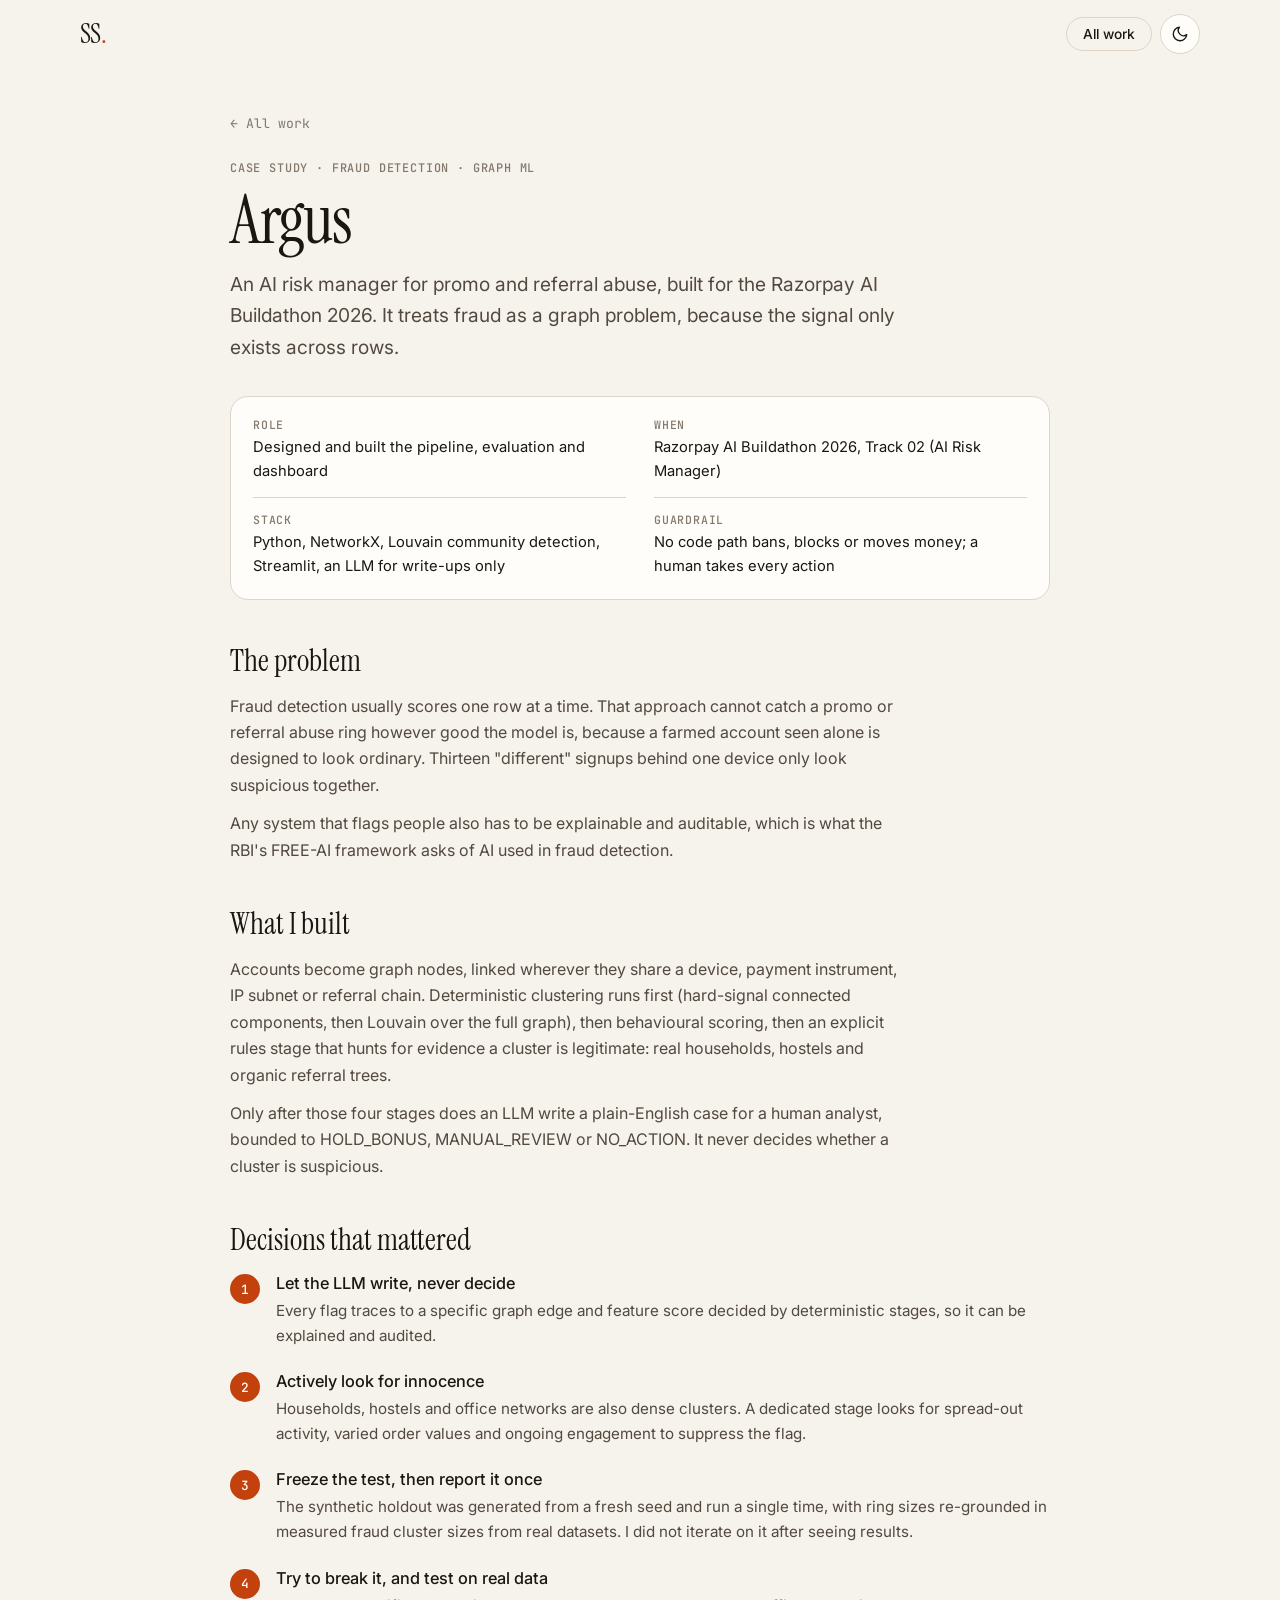
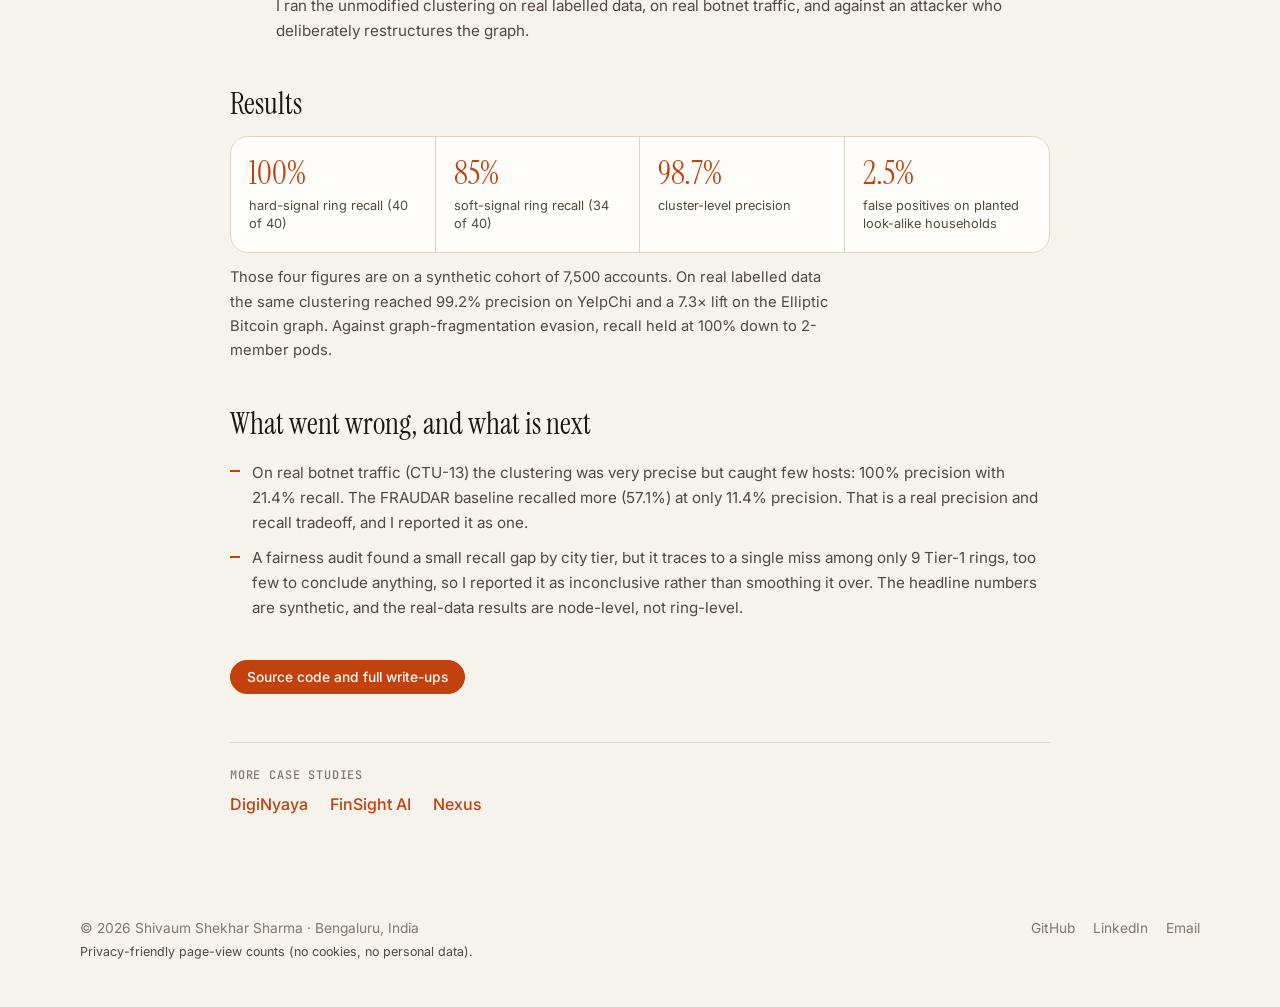
<file: work/argus.html>
<!DOCTYPE html>
<html lang="en">

<head>
    <meta charset="UTF-8">
    <meta name="viewport" content="width=device-width, initial-scale=1.0">
    <title>Argus case study | Shivaum Shekhar Sharma</title>
    <meta name="description" content="An AI risk manager for promo and referral abuse, built for the Razorpay AI Buildathon 2026. It treats fraud as a graph problem, because the signal only exists across rows.">
    <meta name="theme-color" content="#f6f2ec">
    <link rel="icon" href="data:image/svg+xml,%3Csvg xmlns='http://www.w3.org/2000/svg' viewBox='0 0 64 64'%3E%3Crect width='64' height='64' rx='16' fill='%23c2410c'/%3E%3Ctext x='32' y='43' font-family='Georgia,serif' font-size='30' text-anchor='middle' fill='white'%3ESS%3C/text%3E%3C/svg%3E">
    <link rel="preconnect" href="https://fonts.googleapis.com">
    <link rel="preconnect" href="https://fonts.gstatic.com" crossorigin>
    <link href="https://fonts.googleapis.com/css2?family=Inter:wght@400;500;600&family=Instrument+Serif:ital@0;1&family=JetBrains+Mono:wght@400;500&display=swap" rel="stylesheet">
    <link rel="stylesheet" href="../style.css?v=9">
    <script>
        try { var t = localStorage.getItem('theme'); if (t) document.documentElement.setAttribute('data-theme', t); } catch (e) {}
    </script>
</head>

<body>
    <a class="skip" href="#main">Skip to content</a>
    <header class="header" id="header">
        <nav class="nav wrap" aria-label="Primary">
            <a href="../index.html" class="logo" aria-label="SS. Shivaum Sharma, home">SS<span>.</span></a>
            <div class="nav__actions">
                <a class="btn btn--small btn--ghost" href="../index.html#work">All work</a>
                <button class="icon-btn" id="theme-toggle" type="button" aria-label="Toggle dark mode">
                    <svg class="i-moon" viewBox="0 0 24 24" width="18" height="18" fill="none" stroke="currentColor" stroke-width="1.8" stroke-linecap="round" stroke-linejoin="round" aria-hidden="true"><path d="M21 12.8A9 9 0 1 1 11.2 3a7 7 0 0 0 9.8 9.8z"/></svg>
                    <svg class="i-sun" viewBox="0 0 24 24" width="18" height="18" fill="none" stroke="currentColor" stroke-width="1.8" stroke-linecap="round" stroke-linejoin="round" aria-hidden="true"><circle cx="12" cy="12" r="4"/><path d="M12 2v2M12 20v2M4.9 4.9l1.4 1.4M17.7 17.7l1.4 1.4M2 12h2M20 12h2M4.9 19.1l1.4-1.4M17.7 6.3l1.4-1.4"/></svg>
                </button>
            </div>
        </nav>
    </header>
    <main id="main">
        <article class="case wrap">
            <a class="case__back" href="../index.html#work">&larr; All work</a>
            <header class="case__head">
                <p class="project__kicker">Case study · Fraud detection · Graph ML</p>
                <h1 class="case__title">Argus</h1>
                <p class="case__lead">An AI risk manager for promo and referral abuse, built for the Razorpay AI Buildathon 2026. It treats fraud as a graph problem, because the signal only exists across rows.</p>
            </header>
            <dl class="case__facts">
                    <div><dt>Role</dt><dd>Designed and built the pipeline, evaluation and dashboard</dd></div>
                    <div><dt>When</dt><dd>Razorpay AI Buildathon 2026, Track 02 (AI Risk Manager)</dd></div>
                    <div><dt>Stack</dt><dd>Python, NetworkX, Louvain community detection, Streamlit, an LLM for write-ups only</dd></div>
                    <div><dt>Guardrail</dt><dd>No code path bans, blocks or moves money; a human takes every action</dd></div>
            </dl>

            <section class="case__sec">
                <h2>The problem</h2>
                <p>Fraud detection usually scores one row at a time. That approach cannot catch a promo or referral abuse ring however good the model is, because a farmed account seen alone is designed to look ordinary. Thirteen &quot;different&quot; signups behind one device only look suspicious together.</p>
                <p>Any system that flags people also has to be explainable and auditable, which is what the RBI&#x27;s FREE-AI framework asks of AI used in fraud detection.</p>
            </section>

            <section class="case__sec">
                <h2>What I built</h2>
                <p>Accounts become graph nodes, linked wherever they share a device, payment instrument, IP subnet or referral chain. Deterministic clustering runs first (hard-signal connected components, then Louvain over the full graph), then behavioural scoring, then an explicit rules stage that hunts for evidence a cluster is legitimate: real households, hostels and organic referral trees.</p>
                <p>Only after those four stages does an LLM write a plain-English case for a human analyst, bounded to HOLD_BONUS, MANUAL_REVIEW or NO_ACTION. It never decides whether a cluster is suspicious.</p>
            </section>

            <section class="case__sec">
                <h2>Decisions that mattered</h2>
                <ol class="case__decisions">
                    <li><h3>Let the LLM write, never decide</h3><p>Every flag traces to a specific graph edge and feature score decided by deterministic stages, so it can be explained and audited.</p></li>
                    <li><h3>Actively look for innocence</h3><p>Households, hostels and office networks are also dense clusters. A dedicated stage looks for spread-out activity, varied order values and ongoing engagement to suppress the flag.</p></li>
                    <li><h3>Freeze the test, then report it once</h3><p>The synthetic holdout was generated from a fresh seed and run a single time, with ring sizes re-grounded in measured fraud cluster sizes from real datasets. I did not iterate on it after seeing results.</p></li>
                    <li><h3>Try to break it, and test on real data</h3><p>I ran the unmodified clustering on real labelled data, on real botnet traffic, and against an attacker who deliberately restructures the graph.</p></li>
                </ol>
            </section>

            <section class="case__sec">
                <h2>Results</h2>
                <ul class="case__results">
                    <li><strong>100%</strong><span>hard-signal ring recall (40 of 40)</span></li>
                    <li><strong>85%</strong><span>soft-signal ring recall (34 of 40)</span></li>
                    <li><strong>98.7%</strong><span>cluster-level precision</span></li>
                    <li><strong>2.5%</strong><span>false positives on planted look-alike households</span></li>
                </ul>
                <p class="case__note">Those four figures are on a synthetic cohort of 7,500 accounts. On real labelled data the same clustering reached 99.2% precision on YelpChi and a 7.3× lift on the Elliptic Bitcoin graph. Against graph-fragmentation evasion, recall held at 100% down to 2-member pods.</p>
            </section>

            <section class="case__sec">
                <h2>What went wrong, and what is next</h2>
                <ul class="bullets">
                    <li>On real botnet traffic (CTU-13) the clustering was very precise but caught few hosts: 100% precision with 21.4% recall. The FRAUDAR baseline recalled more (57.1%) at only 11.4% precision. That is a real precision and recall tradeoff, and I reported it as one.</li>
                    <li>A fairness audit found a small recall gap by city tier, but it traces to a single miss among only 9 Tier-1 rings, too few to conclude anything, so I reported it as inconclusive rather than smoothing it over. The headline numbers are synthetic, and the real-data results are node-level, not ring-level.</li>
                </ul>
            </section>

            <div class="case__links">
                    <a class="btn btn--small" href="https://github.com/shivaumsharma/argus" target="_blank" rel="noopener">Source code and full write-ups</a>
            </div>

            <nav class="case__more" aria-label="Other case studies">
                <p class="project__kicker">More case studies</p>
                <ul>
                    <li><a href="diginyaya.html">DigiNyaya</a></li>
                    <li><a href="finsight.html">FinSight AI</a></li>
                    <li><a href="nexus.html">Nexus</a></li>
                </ul>
            </nav>
        </article>
    </main>
    <footer class="footer wrap">
        <p>&copy; <span id="year">2026</span> Shivaum Shekhar Sharma &middot; Bengaluru, India<br><small>Privacy-friendly page-view counts (no cookies, no personal data).</small></p>
        <ul>
            <li><a href="https://github.com/shivaumsharma" target="_blank" rel="noopener">GitHub</a></li>
            <li><a href="https://www.linkedin.com/in/shivaum-sharma" target="_blank" rel="noopener">LinkedIn</a></li>
            <li><a href="mailto:sshivaum@gmail.com">Email</a></li>
        </ul>
    </footer>
    <script src="../main.js?v=10"></script>
    <script data-goatcounter="https://shivaumsharma.goatcounter.com/count" async src="//gc.zgo.at/count.js"></script>
</body>

</html>
</file>
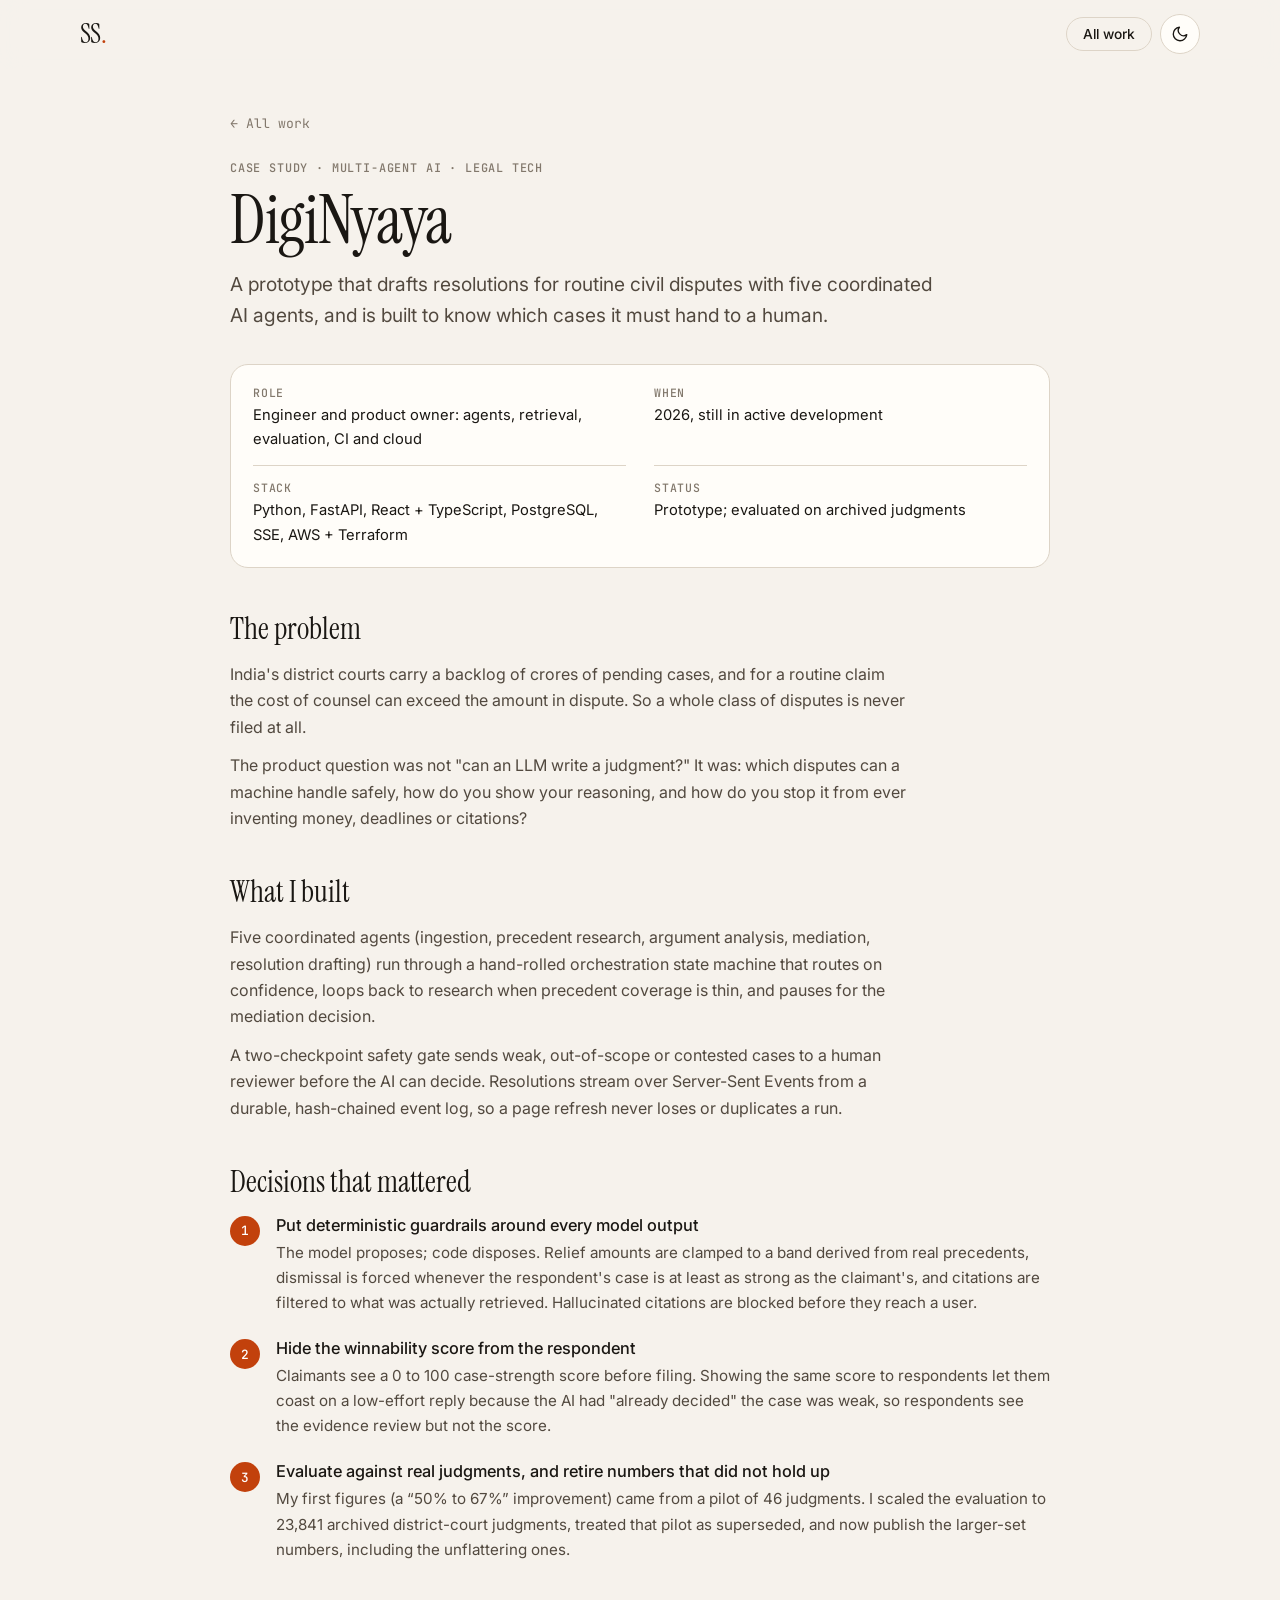
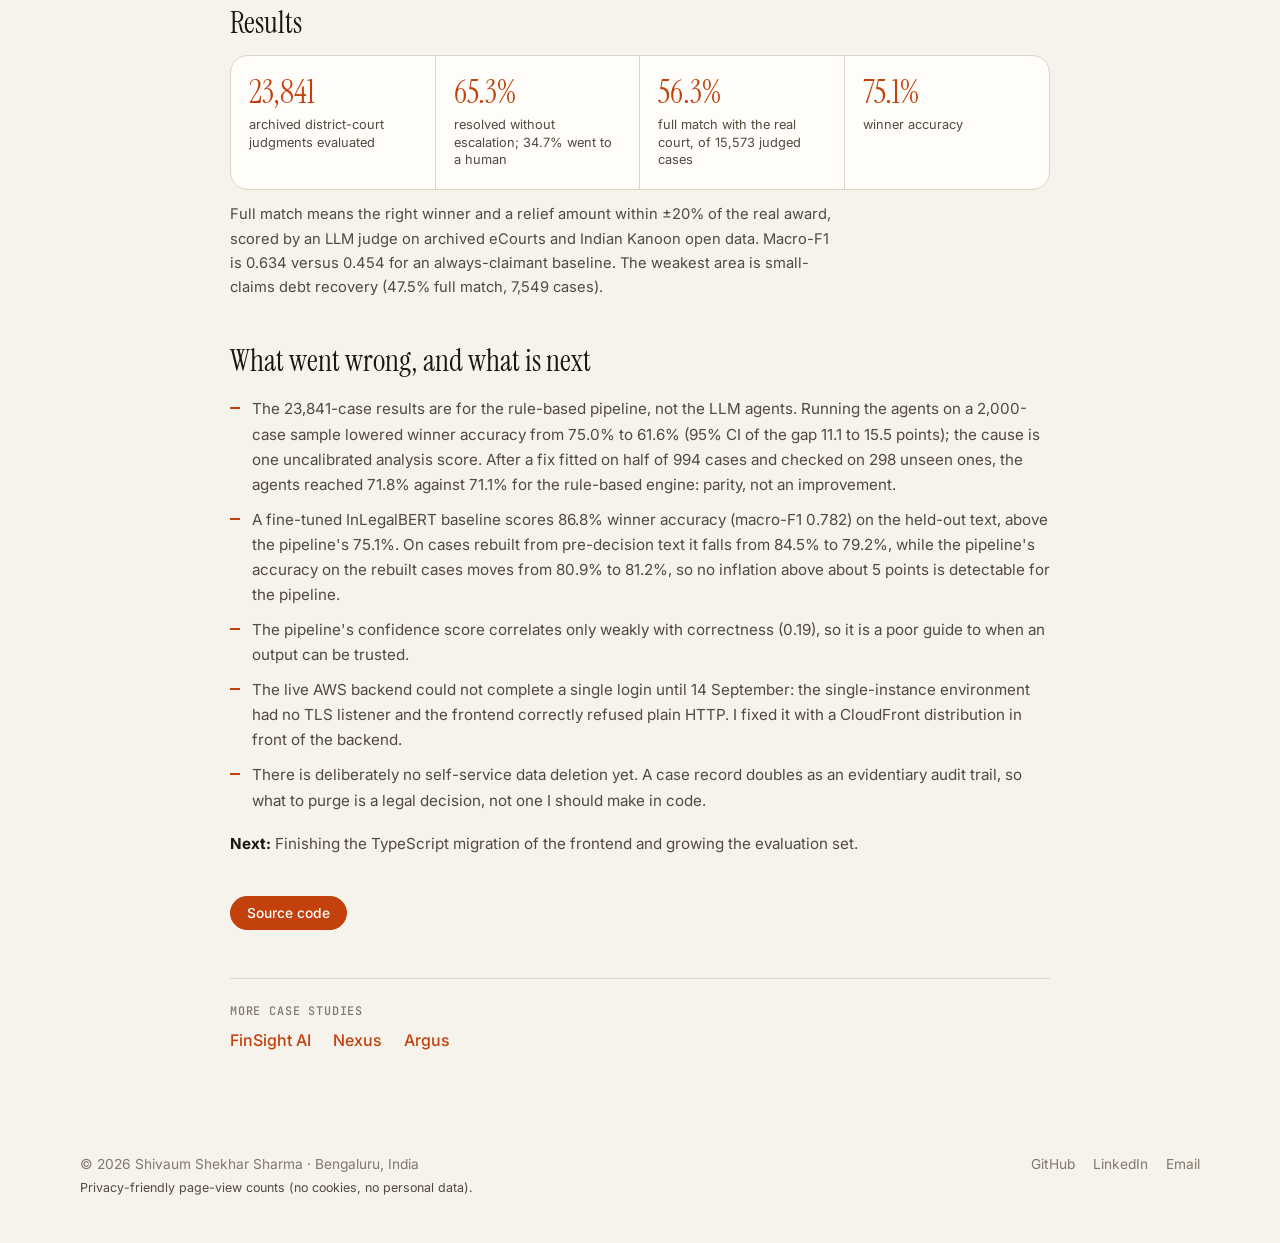
<file: work/diginyaya.html>
<!DOCTYPE html>
<html lang="en">

<head>
    <meta charset="UTF-8">
    <meta name="viewport" content="width=device-width, initial-scale=1.0">
    <title>DigiNyaya case study | Shivaum Shekhar Sharma</title>
    <meta name="description" content="A prototype that drafts resolutions for routine civil disputes with five coordinated AI agents, and is built to know which cases it must hand to a human.">
    <meta name="theme-color" content="#f6f2ec">
    <link rel="icon" href="data:image/svg+xml,%3Csvg xmlns='http://www.w3.org/2000/svg' viewBox='0 0 64 64'%3E%3Crect width='64' height='64' rx='16' fill='%23c2410c'/%3E%3Ctext x='32' y='43' font-family='Georgia,serif' font-size='30' text-anchor='middle' fill='white'%3ESS%3C/text%3E%3C/svg%3E">
    <link rel="preconnect" href="https://fonts.googleapis.com">
    <link rel="preconnect" href="https://fonts.gstatic.com" crossorigin>
    <link href="https://fonts.googleapis.com/css2?family=Inter:wght@400;500;600&family=Instrument+Serif:ital@0;1&family=JetBrains+Mono:wght@400;500&display=swap" rel="stylesheet">
    <link rel="stylesheet" href="../style.css?v=9">
    <script>
        try { var t = localStorage.getItem('theme'); if (t) document.documentElement.setAttribute('data-theme', t); } catch (e) {}
    </script>
</head>

<body>
    <a class="skip" href="#main">Skip to content</a>
    <header class="header" id="header">
        <nav class="nav wrap" aria-label="Primary">
            <a href="../index.html" class="logo" aria-label="SS. Shivaum Sharma, home">SS<span>.</span></a>
            <div class="nav__actions">
                <a class="btn btn--small btn--ghost" href="../index.html#work">All work</a>
                <button class="icon-btn" id="theme-toggle" type="button" aria-label="Toggle dark mode">
                    <svg class="i-moon" viewBox="0 0 24 24" width="18" height="18" fill="none" stroke="currentColor" stroke-width="1.8" stroke-linecap="round" stroke-linejoin="round" aria-hidden="true"><path d="M21 12.8A9 9 0 1 1 11.2 3a7 7 0 0 0 9.8 9.8z"/></svg>
                    <svg class="i-sun" viewBox="0 0 24 24" width="18" height="18" fill="none" stroke="currentColor" stroke-width="1.8" stroke-linecap="round" stroke-linejoin="round" aria-hidden="true"><circle cx="12" cy="12" r="4"/><path d="M12 2v2M12 20v2M4.9 4.9l1.4 1.4M17.7 17.7l1.4 1.4M2 12h2M20 12h2M4.9 19.1l1.4-1.4M17.7 6.3l1.4-1.4"/></svg>
                </button>
            </div>
        </nav>
    </header>
    <main id="main">
        <article class="case wrap">
            <a class="case__back" href="../index.html#work">&larr; All work</a>
            <header class="case__head">
                <p class="project__kicker">Case study · Multi-agent AI · Legal tech</p>
                <h1 class="case__title">DigiNyaya</h1>
                <p class="case__lead">A prototype that drafts resolutions for routine civil disputes with five coordinated AI agents, and is built to know which cases it must hand to a human.</p>
            </header>
            <dl class="case__facts">
                    <div><dt>Role</dt><dd>Engineer and product owner: agents, retrieval, evaluation, CI and cloud</dd></div>
                    <div><dt>When</dt><dd>2026, still in active development</dd></div>
                    <div><dt>Stack</dt><dd>Python, FastAPI, React + TypeScript, PostgreSQL, SSE, AWS + Terraform</dd></div>
                    <div><dt>Status</dt><dd>Prototype; evaluated on archived judgments</dd></div>
            </dl>

            <section class="case__sec">
                <h2>The problem</h2>
                <p>India&#x27;s district courts carry a backlog of crores of pending cases, and for a routine claim the cost of counsel can exceed the amount in dispute. So a whole class of disputes is never filed at all.</p>
                <p>The product question was not &quot;can an LLM write a judgment?&quot; It was: which disputes can a machine handle safely, how do you show your reasoning, and how do you stop it from ever inventing money, deadlines or citations?</p>
            </section>

            <section class="case__sec">
                <h2>What I built</h2>
                <p>Five coordinated agents (ingestion, precedent research, argument analysis, mediation, resolution drafting) run through a hand-rolled orchestration state machine that routes on confidence, loops back to research when precedent coverage is thin, and pauses for the mediation decision.</p>
                <p>A two-checkpoint safety gate sends weak, out-of-scope or contested cases to a human reviewer before the AI can decide. Resolutions stream over Server-Sent Events from a durable, hash-chained event log, so a page refresh never loses or duplicates a run.</p>
            </section>

            <section class="case__sec">
                <h2>Decisions that mattered</h2>
                <ol class="case__decisions">
                    <li><h3>Put deterministic guardrails around every model output</h3><p>The model proposes; code disposes. Relief amounts are clamped to a band derived from real precedents, dismissal is forced whenever the respondent&#x27;s case is at least as strong as the claimant&#x27;s, and citations are filtered to what was actually retrieved. Hallucinated citations are blocked before they reach a user.</p></li>
                    <li><h3>Hide the winnability score from the respondent</h3><p>Claimants see a 0 to 100 case-strength score before filing. Showing the same score to respondents let them coast on a low-effort reply because the AI had &quot;already decided&quot; the case was weak, so respondents see the evidence review but not the score.</p></li>
                    <li><h3>Evaluate against real judgments, and retire numbers that did not hold up</h3><p>My first figures (a &ldquo;50% to 67%&rdquo; improvement) came from a pilot of 46 judgments. I scaled the evaluation to 23,841 archived district-court judgments, treated that pilot as superseded, and now publish the larger-set numbers, including the unflattering ones.</p></li>
                </ol>
            </section>

            <section class="case__sec">
                <h2>Results</h2>
                <ul class="case__results">
                    <li><strong>23,841</strong><span>archived district-court judgments evaluated</span></li>
                    <li><strong>65.3%</strong><span>resolved without escalation; 34.7% went to a human</span></li>
                    <li><strong>56.3%</strong><span>full match with the real court, of 15,573 judged cases</span></li>
                    <li><strong>75.1%</strong><span>winner accuracy</span></li>
                </ul>
                <p class="case__note">Full match means the right winner and a relief amount within &plusmn;20% of the real award, scored by an LLM judge on archived eCourts and Indian Kanoon open data. Macro-F1 is 0.634 versus 0.454 for an always-claimant baseline. The weakest area is small-claims debt recovery (47.5% full match, 7,549 cases).</p>
            </section>

            <section class="case__sec">
                <h2>What went wrong, and what is next</h2>
                <ul class="bullets">
                    <li>The 23,841-case results are for the rule-based pipeline, not the LLM agents. Running the agents on a 2,000-case sample lowered winner accuracy from 75.0% to 61.6% (95% CI of the gap 11.1 to 15.5 points); the cause is one uncalibrated analysis score. After a fix fitted on half of 994 cases and checked on 298 unseen ones, the agents reached 71.8% against 71.1% for the rule-based engine: parity, not an improvement.</li>
                    <li>A fine-tuned InLegalBERT baseline scores 86.8% winner accuracy (macro-F1 0.782) on the held-out text, above the pipeline&#x27;s 75.1%. On cases rebuilt from pre-decision text it falls from 84.5% to 79.2%, while the pipeline&#x27;s accuracy on the rebuilt cases moves from 80.9% to 81.2%, so no inflation above about 5 points is detectable for the pipeline.</li>
                    <li>The pipeline&#x27;s confidence score correlates only weakly with correctness (0.19), so it is a poor guide to when an output can be trusted.</li>
                    <li>The live AWS backend could not complete a single login until 14 September: the single-instance environment had no TLS listener and the frontend correctly refused plain HTTP. I fixed it with a CloudFront distribution in front of the backend.</li>
                    <li>There is deliberately no self-service data deletion yet. A case record doubles as an evidentiary audit trail, so what to purge is a legal decision, not one I should make in code.</li>
                </ul>
                <p class="case__next"><b>Next:</b> Finishing the TypeScript migration of the frontend and growing the evaluation set.</p>
            </section>

            <div class="case__links">
                    <a class="btn btn--small" href="https://github.com/shivaumsharma/DigiNyaya" target="_blank" rel="noopener">Source code</a>
            </div>

            <nav class="case__more" aria-label="Other case studies">
                <p class="project__kicker">More case studies</p>
                <ul>
                    <li><a href="finsight.html">FinSight AI</a></li>
                    <li><a href="nexus.html">Nexus</a></li>
                    <li><a href="argus.html">Argus</a></li>
                </ul>
            </nav>
        </article>
    </main>
    <footer class="footer wrap">
        <p>&copy; <span id="year">2026</span> Shivaum Shekhar Sharma &middot; Bengaluru, India<br><small>Privacy-friendly page-view counts (no cookies, no personal data).</small></p>
        <ul>
            <li><a href="https://github.com/shivaumsharma" target="_blank" rel="noopener">GitHub</a></li>
            <li><a href="https://www.linkedin.com/in/shivaum-sharma" target="_blank" rel="noopener">LinkedIn</a></li>
            <li><a href="mailto:sshivaum@gmail.com">Email</a></li>
        </ul>
    </footer>
    <script src="../main.js?v=10"></script>
    <script data-goatcounter="https://shivaumsharma.goatcounter.com/count" async src="//gc.zgo.at/count.js"></script>
</body>

</html>
</file>
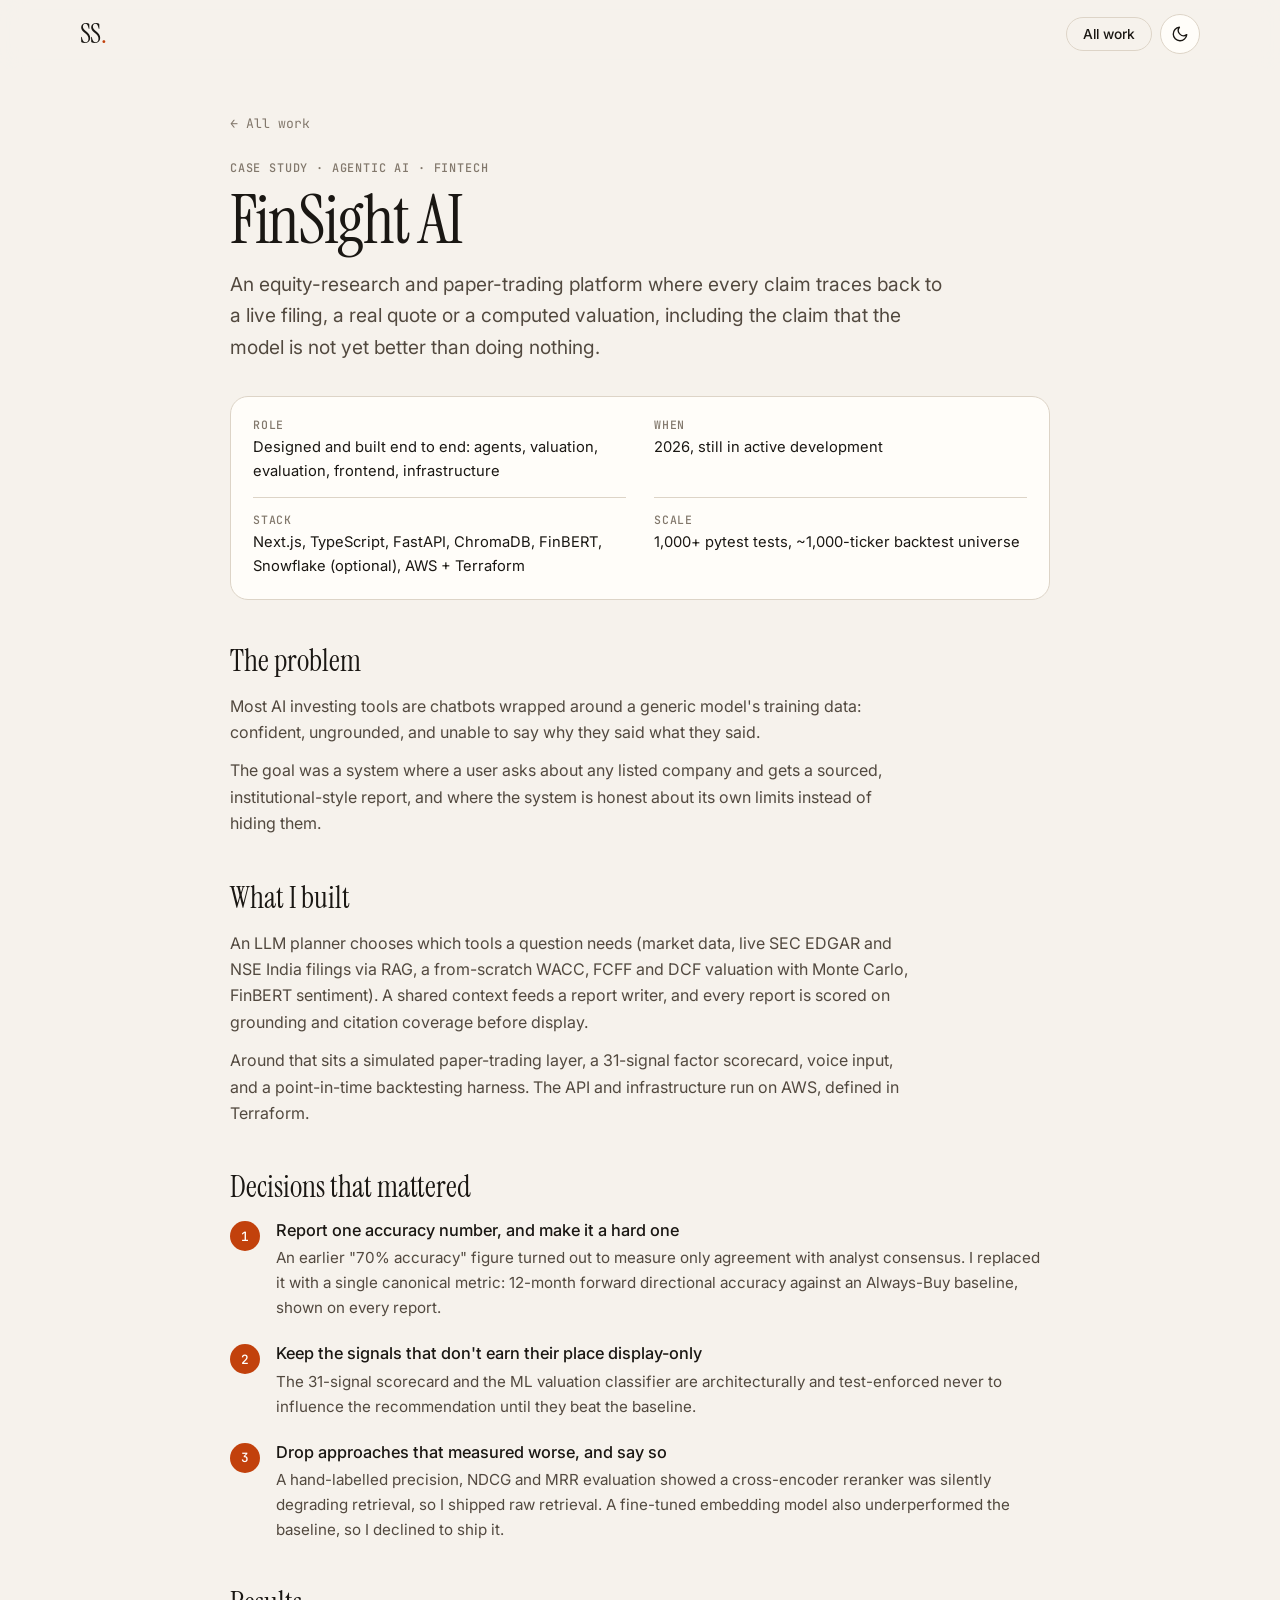
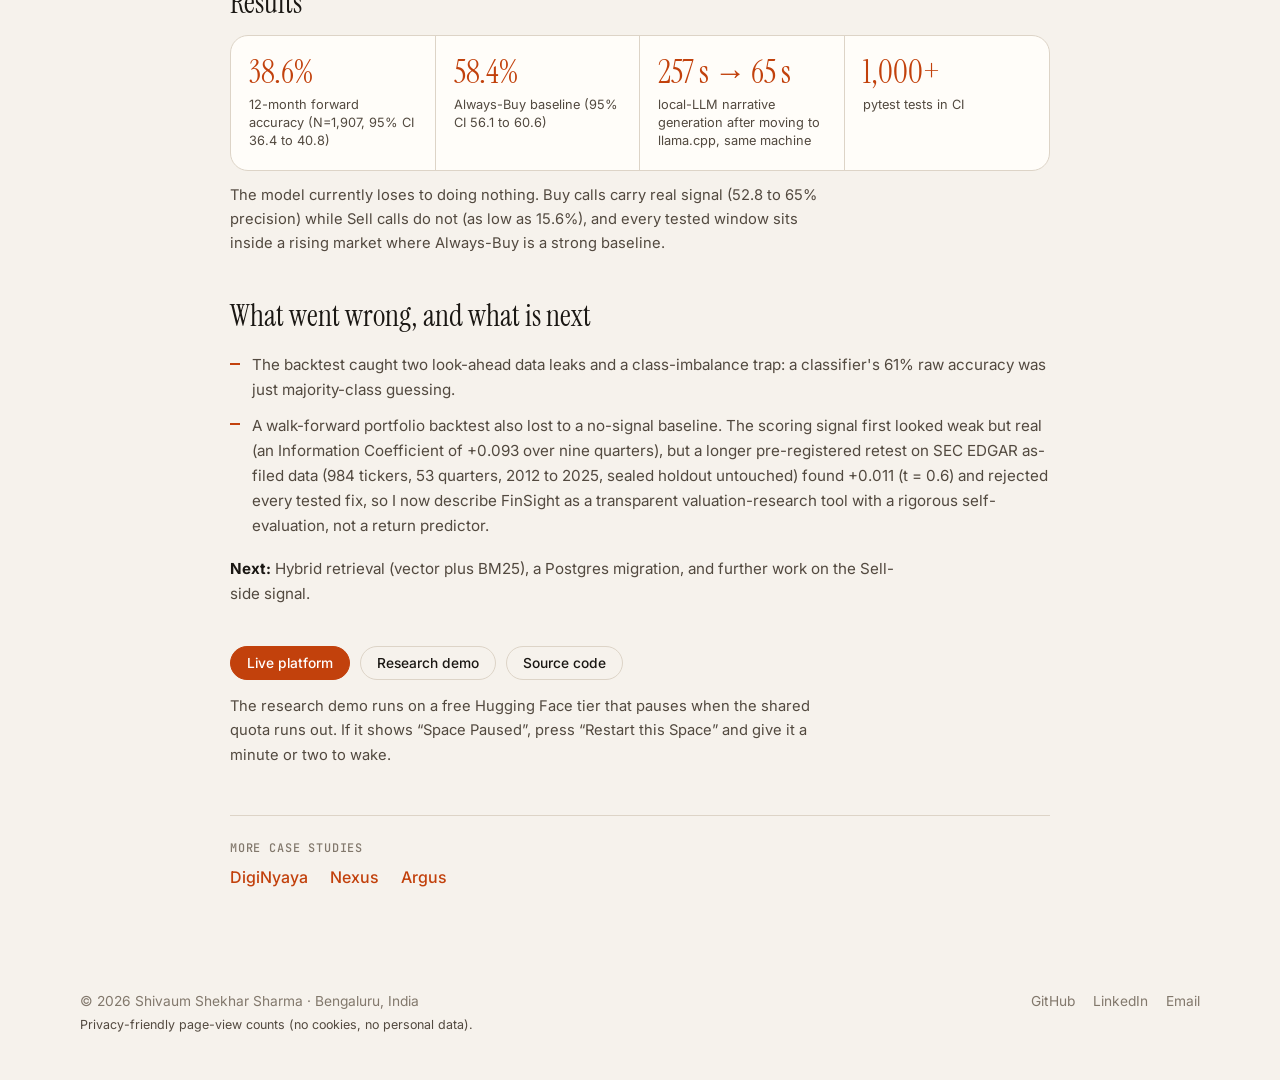
<file: work/finsight.html>
<!DOCTYPE html>
<html lang="en">

<head>
    <meta charset="UTF-8">
    <meta name="viewport" content="width=device-width, initial-scale=1.0">
    <title>FinSight AI case study | Shivaum Shekhar Sharma</title>
    <meta name="description" content="An equity-research and paper-trading platform where every claim traces back to a live filing, a real quote or a computed valuation, including the claim that the model is not yet better than doing nothing.">
    <meta name="theme-color" content="#f6f2ec">
    <link rel="icon" href="data:image/svg+xml,%3Csvg xmlns='http://www.w3.org/2000/svg' viewBox='0 0 64 64'%3E%3Crect width='64' height='64' rx='16' fill='%23c2410c'/%3E%3Ctext x='32' y='43' font-family='Georgia,serif' font-size='30' text-anchor='middle' fill='white'%3ESS%3C/text%3E%3C/svg%3E">
    <link rel="preconnect" href="https://fonts.googleapis.com">
    <link rel="preconnect" href="https://fonts.gstatic.com" crossorigin>
    <link href="https://fonts.googleapis.com/css2?family=Inter:wght@400;500;600&family=Instrument+Serif:ital@0;1&family=JetBrains+Mono:wght@400;500&display=swap" rel="stylesheet">
    <link rel="stylesheet" href="../style.css?v=9">
    <script>
        try { var t = localStorage.getItem('theme'); if (t) document.documentElement.setAttribute('data-theme', t); } catch (e) {}
    </script>
</head>

<body>
    <a class="skip" href="#main">Skip to content</a>
    <header class="header" id="header">
        <nav class="nav wrap" aria-label="Primary">
            <a href="../index.html" class="logo" aria-label="SS. Shivaum Sharma, home">SS<span>.</span></a>
            <div class="nav__actions">
                <a class="btn btn--small btn--ghost" href="../index.html#work">All work</a>
                <button class="icon-btn" id="theme-toggle" type="button" aria-label="Toggle dark mode">
                    <svg class="i-moon" viewBox="0 0 24 24" width="18" height="18" fill="none" stroke="currentColor" stroke-width="1.8" stroke-linecap="round" stroke-linejoin="round" aria-hidden="true"><path d="M21 12.8A9 9 0 1 1 11.2 3a7 7 0 0 0 9.8 9.8z"/></svg>
                    <svg class="i-sun" viewBox="0 0 24 24" width="18" height="18" fill="none" stroke="currentColor" stroke-width="1.8" stroke-linecap="round" stroke-linejoin="round" aria-hidden="true"><circle cx="12" cy="12" r="4"/><path d="M12 2v2M12 20v2M4.9 4.9l1.4 1.4M17.7 17.7l1.4 1.4M2 12h2M20 12h2M4.9 19.1l1.4-1.4M17.7 6.3l1.4-1.4"/></svg>
                </button>
            </div>
        </nav>
    </header>
    <main id="main">
        <article class="case wrap">
            <a class="case__back" href="../index.html#work">&larr; All work</a>
            <header class="case__head">
                <p class="project__kicker">Case study · Agentic AI · Fintech</p>
                <h1 class="case__title">FinSight AI</h1>
                <p class="case__lead">An equity-research and paper-trading platform where every claim traces back to a live filing, a real quote or a computed valuation, including the claim that the model is not yet better than doing nothing.</p>
            </header>
            <dl class="case__facts">
                    <div><dt>Role</dt><dd>Designed and built end to end: agents, valuation, evaluation, frontend, infrastructure</dd></div>
                    <div><dt>When</dt><dd>2026, still in active development</dd></div>
                    <div><dt>Stack</dt><dd>Next.js, TypeScript, FastAPI, ChromaDB, FinBERT, Snowflake (optional), AWS + Terraform</dd></div>
                    <div><dt>Scale</dt><dd>1,000+ pytest tests, ~1,000-ticker backtest universe</dd></div>
            </dl>

            <section class="case__sec">
                <h2>The problem</h2>
                <p>Most AI investing tools are chatbots wrapped around a generic model&#x27;s training data: confident, ungrounded, and unable to say why they said what they said.</p>
                <p>The goal was a system where a user asks about any listed company and gets a sourced, institutional-style report, and where the system is honest about its own limits instead of hiding them.</p>
            </section>

            <section class="case__sec">
                <h2>What I built</h2>
                <p>An LLM planner chooses which tools a question needs (market data, live SEC EDGAR and NSE India filings via RAG, a from-scratch WACC, FCFF and DCF valuation with Monte Carlo, FinBERT sentiment). A shared context feeds a report writer, and every report is scored on grounding and citation coverage before display.</p>
                <p>Around that sits a simulated paper-trading layer, a 31-signal factor scorecard, voice input, and a point-in-time backtesting harness. The API and infrastructure run on AWS, defined in Terraform.</p>
            </section>

            <section class="case__sec">
                <h2>Decisions that mattered</h2>
                <ol class="case__decisions">
                    <li><h3>Report one accuracy number, and make it a hard one</h3><p>An earlier &quot;70% accuracy&quot; figure turned out to measure only agreement with analyst consensus. I replaced it with a single canonical metric: 12-month forward directional accuracy against an Always-Buy baseline, shown on every report.</p></li>
                    <li><h3>Keep the signals that don&#x27;t earn their place display-only</h3><p>The 31-signal scorecard and the ML valuation classifier are architecturally and test-enforced never to influence the recommendation until they beat the baseline.</p></li>
                    <li><h3>Drop approaches that measured worse, and say so</h3><p>A hand-labelled precision, NDCG and MRR evaluation showed a cross-encoder reranker was silently degrading retrieval, so I shipped raw retrieval. A fine-tuned embedding model also underperformed the baseline, so I declined to ship it.</p></li>
                </ol>
            </section>

            <section class="case__sec">
                <h2>Results</h2>
                <ul class="case__results">
                    <li><strong>38.6%</strong><span>12-month forward accuracy (N=1,907, 95% CI 36.4 to 40.8)</span></li>
                    <li><strong>58.4%</strong><span>Always-Buy baseline (95% CI 56.1 to 60.6)</span></li>
                    <li><strong>257 s &rarr; 65 s</strong><span>local-LLM narrative generation after moving to llama.cpp, same machine</span></li>
                    <li><strong>1,000+</strong><span>pytest tests in CI</span></li>
                </ul>
                <p class="case__note">The model currently loses to doing nothing. Buy calls carry real signal (52.8 to 65% precision) while Sell calls do not (as low as 15.6%), and every tested window sits inside a rising market where Always-Buy is a strong baseline.</p>
            </section>

            <section class="case__sec">
                <h2>What went wrong, and what is next</h2>
                <ul class="bullets">
                    <li>The backtest caught two look-ahead data leaks and a class-imbalance trap: a classifier&#x27;s 61% raw accuracy was just majority-class guessing.</li>
                    <li>A walk-forward portfolio backtest also lost to a no-signal baseline. The scoring signal first looked weak but real (an Information Coefficient of +0.093 over nine quarters), but a longer pre-registered retest on SEC EDGAR as-filed data (984 tickers, 53 quarters, 2012 to 2025, sealed holdout untouched) found +0.011 (t = 0.6) and rejected every tested fix, so I now describe FinSight as a transparent valuation-research tool with a rigorous self-evaluation, not a return predictor.</li>
                </ul>
                <p class="case__next"><b>Next:</b> Hybrid retrieval (vector plus BM25), a Postgres migration, and further work on the Sell-side signal.</p>
            </section>

            <div class="case__links">
                    <a class="btn btn--small" href="https://web-ten-blond-39.vercel.app" target="_blank" rel="noopener">Live platform</a>
                    <a class="btn btn--small btn--ghost" href="https://huggingface.co/spaces/shivaumsharma/finsight-ai" target="_blank" rel="noopener">Research demo</a>
                    <a class="btn btn--small btn--ghost" href="https://github.com/shivaumsharma/FinSight-AI" target="_blank" rel="noopener">Source code</a>
            </div>
            <p class="case__note">The research demo runs on a free Hugging Face tier that pauses when the shared quota runs out. If it shows &ldquo;Space Paused&rdquo;, press &ldquo;Restart this Space&rdquo; and give it a minute or two to wake.</p>

            <nav class="case__more" aria-label="Other case studies">
                <p class="project__kicker">More case studies</p>
                <ul>
                    <li><a href="diginyaya.html">DigiNyaya</a></li>
                    <li><a href="nexus.html">Nexus</a></li>
                    <li><a href="argus.html">Argus</a></li>
                </ul>
            </nav>
        </article>
    </main>
    <footer class="footer wrap">
        <p>&copy; <span id="year">2026</span> Shivaum Shekhar Sharma &middot; Bengaluru, India<br><small>Privacy-friendly page-view counts (no cookies, no personal data).</small></p>
        <ul>
            <li><a href="https://github.com/shivaumsharma" target="_blank" rel="noopener">GitHub</a></li>
            <li><a href="https://www.linkedin.com/in/shivaum-sharma" target="_blank" rel="noopener">LinkedIn</a></li>
            <li><a href="mailto:sshivaum@gmail.com">Email</a></li>
        </ul>
    </footer>
    <script src="../main.js?v=10"></script>
    <script data-goatcounter="https://shivaumsharma.goatcounter.com/count" async src="//gc.zgo.at/count.js"></script>
</body>

</html>
</file>
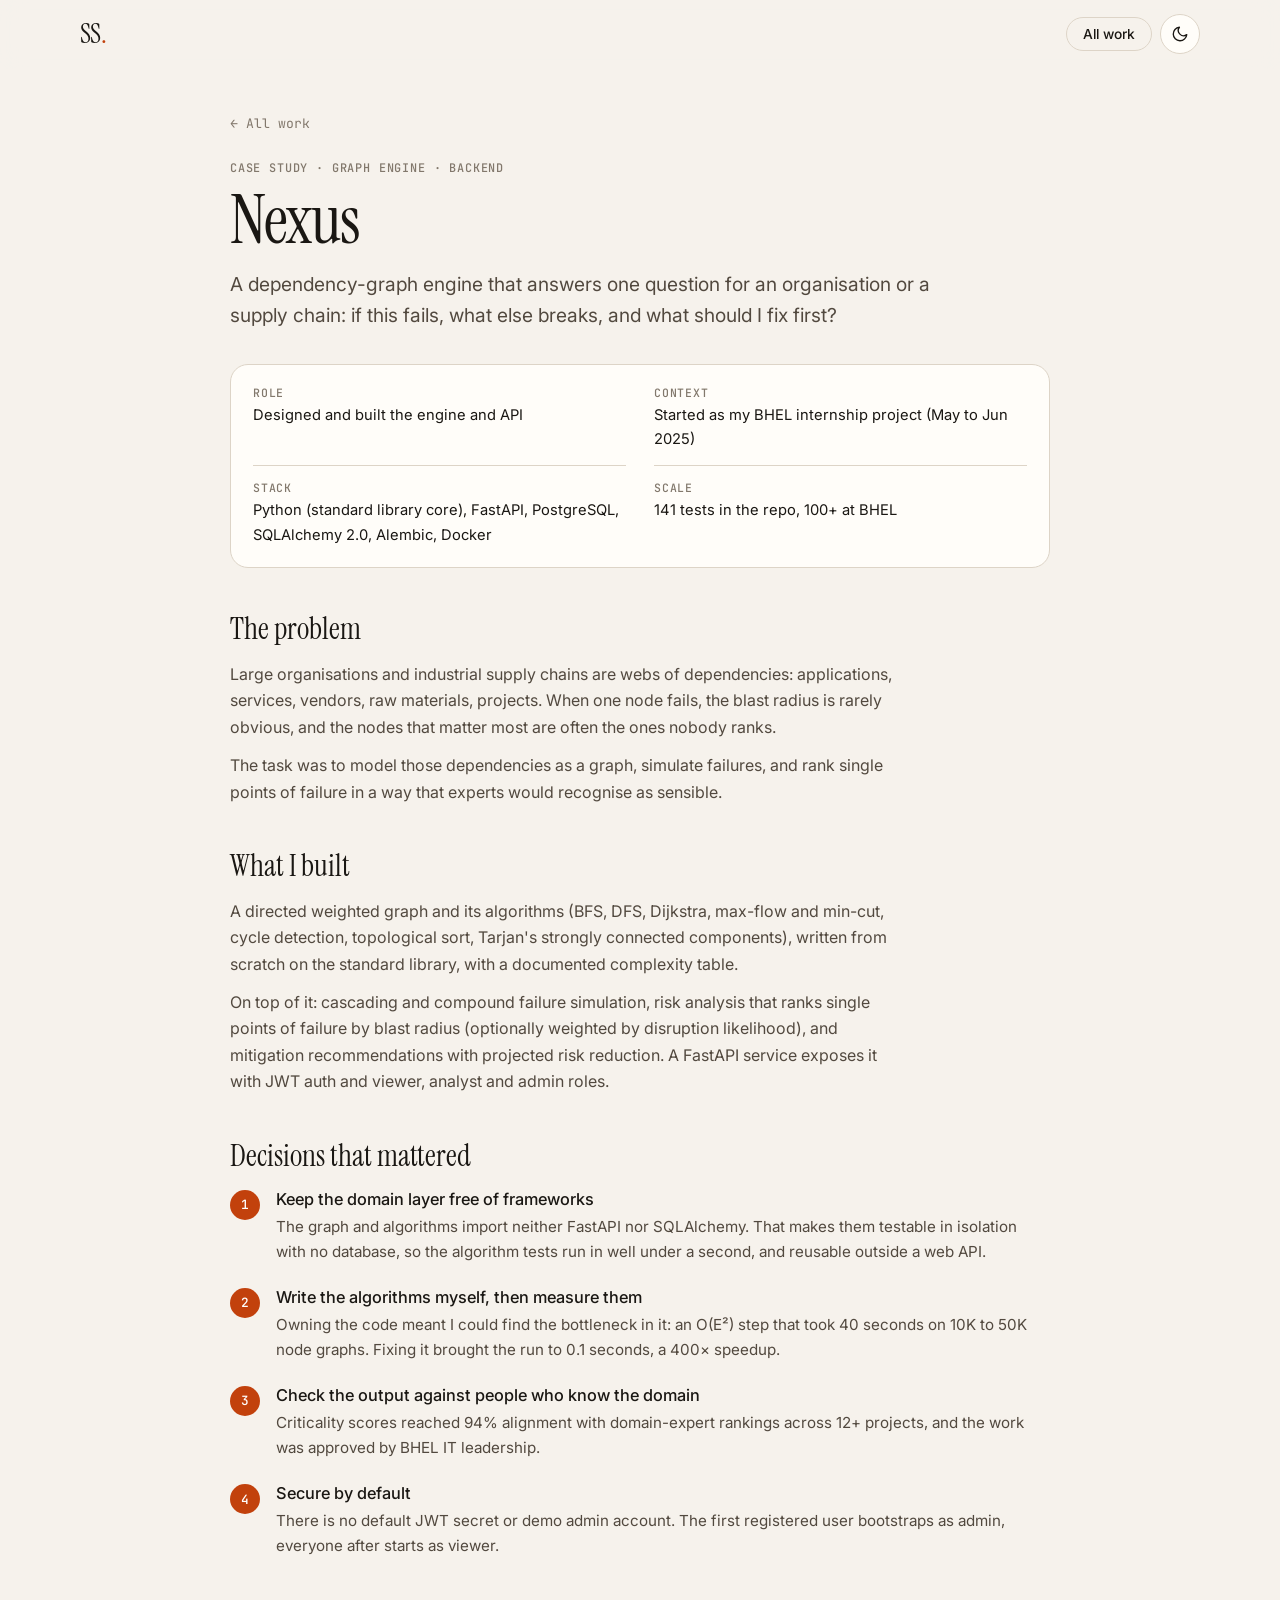
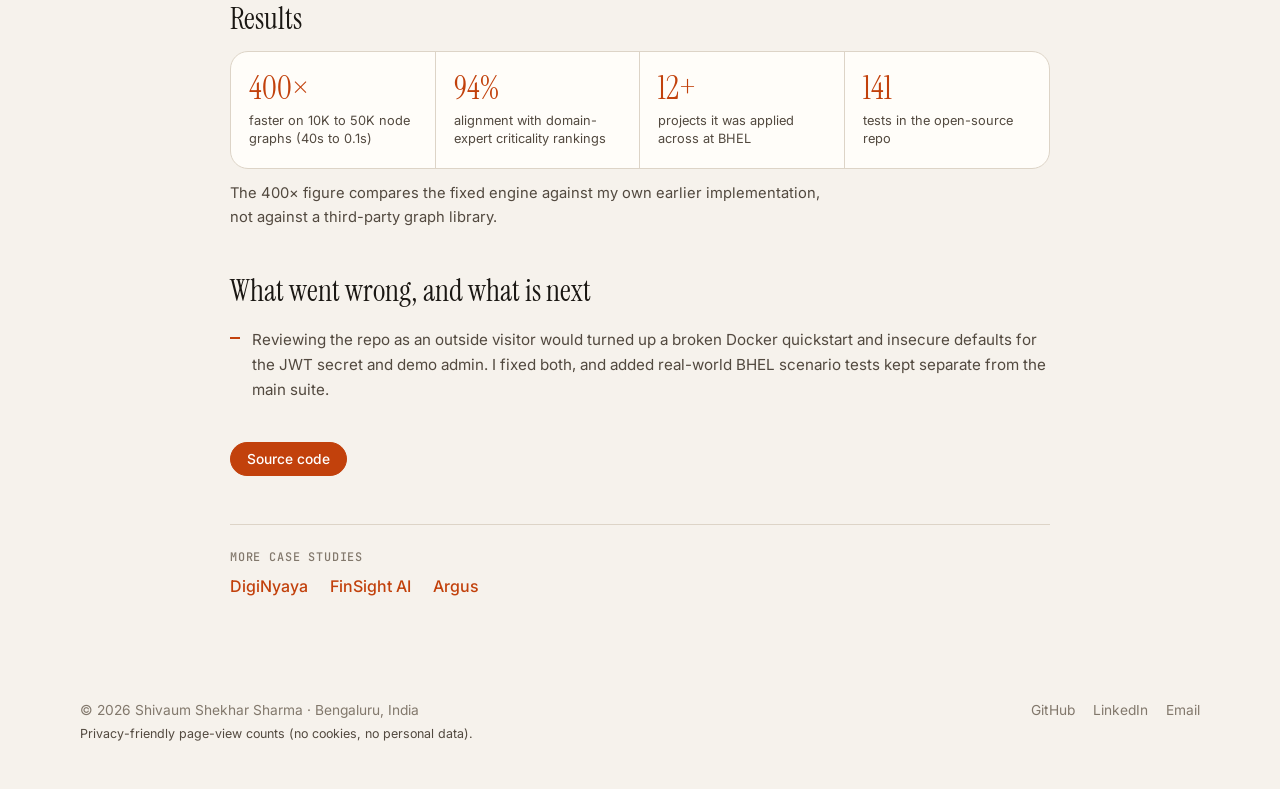
<file: work/nexus.html>
<!DOCTYPE html>
<html lang="en">

<head>
    <meta charset="UTF-8">
    <meta name="viewport" content="width=device-width, initial-scale=1.0">
    <title>Nexus case study | Shivaum Shekhar Sharma</title>
    <meta name="description" content="A dependency-graph engine that answers one question for an organisation or a supply chain: if this fails, what else breaks, and what should I fix first?">
    <meta name="theme-color" content="#f6f2ec">
    <link rel="icon" href="data:image/svg+xml,%3Csvg xmlns='http://www.w3.org/2000/svg' viewBox='0 0 64 64'%3E%3Crect width='64' height='64' rx='16' fill='%23c2410c'/%3E%3Ctext x='32' y='43' font-family='Georgia,serif' font-size='30' text-anchor='middle' fill='white'%3ESS%3C/text%3E%3C/svg%3E">
    <link rel="preconnect" href="https://fonts.googleapis.com">
    <link rel="preconnect" href="https://fonts.gstatic.com" crossorigin>
    <link href="https://fonts.googleapis.com/css2?family=Inter:wght@400;500;600&family=Instrument+Serif:ital@0;1&family=JetBrains+Mono:wght@400;500&display=swap" rel="stylesheet">
    <link rel="stylesheet" href="../style.css?v=9">
    <script>
        try { var t = localStorage.getItem('theme'); if (t) document.documentElement.setAttribute('data-theme', t); } catch (e) {}
    </script>
</head>

<body>
    <a class="skip" href="#main">Skip to content</a>
    <header class="header" id="header">
        <nav class="nav wrap" aria-label="Primary">
            <a href="../index.html" class="logo" aria-label="SS. Shivaum Sharma, home">SS<span>.</span></a>
            <div class="nav__actions">
                <a class="btn btn--small btn--ghost" href="../index.html#work">All work</a>
                <button class="icon-btn" id="theme-toggle" type="button" aria-label="Toggle dark mode">
                    <svg class="i-moon" viewBox="0 0 24 24" width="18" height="18" fill="none" stroke="currentColor" stroke-width="1.8" stroke-linecap="round" stroke-linejoin="round" aria-hidden="true"><path d="M21 12.8A9 9 0 1 1 11.2 3a7 7 0 0 0 9.8 9.8z"/></svg>
                    <svg class="i-sun" viewBox="0 0 24 24" width="18" height="18" fill="none" stroke="currentColor" stroke-width="1.8" stroke-linecap="round" stroke-linejoin="round" aria-hidden="true"><circle cx="12" cy="12" r="4"/><path d="M12 2v2M12 20v2M4.9 4.9l1.4 1.4M17.7 17.7l1.4 1.4M2 12h2M20 12h2M4.9 19.1l1.4-1.4M17.7 6.3l1.4-1.4"/></svg>
                </button>
            </div>
        </nav>
    </header>
    <main id="main">
        <article class="case wrap">
            <a class="case__back" href="../index.html#work">&larr; All work</a>
            <header class="case__head">
                <p class="project__kicker">Case study · Graph engine · Backend</p>
                <h1 class="case__title">Nexus</h1>
                <p class="case__lead">A dependency-graph engine that answers one question for an organisation or a supply chain: if this fails, what else breaks, and what should I fix first?</p>
            </header>
            <dl class="case__facts">
                    <div><dt>Role</dt><dd>Designed and built the engine and API</dd></div>
                    <div><dt>Context</dt><dd>Started as my BHEL internship project (May to Jun 2025)</dd></div>
                    <div><dt>Stack</dt><dd>Python (standard library core), FastAPI, PostgreSQL, SQLAlchemy 2.0, Alembic, Docker</dd></div>
                    <div><dt>Scale</dt><dd>141 tests in the repo, 100+ at BHEL</dd></div>
            </dl>

            <section class="case__sec">
                <h2>The problem</h2>
                <p>Large organisations and industrial supply chains are webs of dependencies: applications, services, vendors, raw materials, projects. When one node fails, the blast radius is rarely obvious, and the nodes that matter most are often the ones nobody ranks.</p>
                <p>The task was to model those dependencies as a graph, simulate failures, and rank single points of failure in a way that experts would recognise as sensible.</p>
            </section>

            <section class="case__sec">
                <h2>What I built</h2>
                <p>A directed weighted graph and its algorithms (BFS, DFS, Dijkstra, max-flow and min-cut, cycle detection, topological sort, Tarjan&#x27;s strongly connected components), written from scratch on the standard library, with a documented complexity table.</p>
                <p>On top of it: cascading and compound failure simulation, risk analysis that ranks single points of failure by blast radius (optionally weighted by disruption likelihood), and mitigation recommendations with projected risk reduction. A FastAPI service exposes it with JWT auth and viewer, analyst and admin roles.</p>
            </section>

            <section class="case__sec">
                <h2>Decisions that mattered</h2>
                <ol class="case__decisions">
                    <li><h3>Keep the domain layer free of frameworks</h3><p>The graph and algorithms import neither FastAPI nor SQLAlchemy. That makes them testable in isolation with no database, so the algorithm tests run in well under a second, and reusable outside a web API.</p></li>
                    <li><h3>Write the algorithms myself, then measure them</h3><p>Owning the code meant I could find the bottleneck in it: an O(E²) step that took 40 seconds on 10K to 50K node graphs. Fixing it brought the run to 0.1 seconds, a 400× speedup.</p></li>
                    <li><h3>Check the output against people who know the domain</h3><p>Criticality scores reached 94% alignment with domain-expert rankings across 12+ projects, and the work was approved by BHEL IT leadership.</p></li>
                    <li><h3>Secure by default</h3><p>There is no default JWT secret or demo admin account. The first registered user bootstraps as admin, everyone after starts as viewer.</p></li>
                </ol>
            </section>

            <section class="case__sec">
                <h2>Results</h2>
                <ul class="case__results">
                    <li><strong>400×</strong><span>faster on 10K to 50K node graphs (40s to 0.1s)</span></li>
                    <li><strong>94%</strong><span>alignment with domain-expert criticality rankings</span></li>
                    <li><strong>12+</strong><span>projects it was applied across at BHEL</span></li>
                    <li><strong>141</strong><span>tests in the open-source repo</span></li>
                </ul>
                <p class="case__note">The 400× figure compares the fixed engine against my own earlier implementation, not against a third-party graph library.</p>
            </section>

            <section class="case__sec">
                <h2>What went wrong, and what is next</h2>
                <ul class="bullets">
                    <li>Reviewing the repo as an outside visitor would turned up a broken Docker quickstart and insecure defaults for the JWT secret and demo admin. I fixed both, and added real-world BHEL scenario tests kept separate from the main suite.</li>
                </ul>
            </section>

            <div class="case__links">
                    <a class="btn btn--small" href="https://github.com/shivaumsharma/Nexus" target="_blank" rel="noopener">Source code</a>
            </div>

            <nav class="case__more" aria-label="Other case studies">
                <p class="project__kicker">More case studies</p>
                <ul>
                    <li><a href="diginyaya.html">DigiNyaya</a></li>
                    <li><a href="finsight.html">FinSight AI</a></li>
                    <li><a href="argus.html">Argus</a></li>
                </ul>
            </nav>
        </article>
    </main>
    <footer class="footer wrap">
        <p>&copy; <span id="year">2026</span> Shivaum Shekhar Sharma &middot; Bengaluru, India<br><small>Privacy-friendly page-view counts (no cookies, no personal data).</small></p>
        <ul>
            <li><a href="https://github.com/shivaumsharma" target="_blank" rel="noopener">GitHub</a></li>
            <li><a href="https://www.linkedin.com/in/shivaum-sharma" target="_blank" rel="noopener">LinkedIn</a></li>
            <li><a href="mailto:sshivaum@gmail.com">Email</a></li>
        </ul>
    </footer>
    <script src="../main.js?v=10"></script>
    <script data-goatcounter="https://shivaumsharma.goatcounter.com/count" async src="//gc.zgo.at/count.js"></script>
</body>

</html>
</file>
<file: style.css>
/* ---------- Tokens ---------- */
:root {
    --bg: #f6f2ec;
    --bg-alt: #efe9e0;
    --surface: #fffdf9;
    --ink: #1a1713;
    --ink-2: #52493f;
    --ink-3: #82786c;
    --line: #ddd4c7;
    --accent: #c2410c;
    --accent-ink: #ffffff;
    --accent-soft: #f6dfd2;
    --danger: #b91c1c;
    --shadow: 0 1px 2px rgba(40, 25, 10, .06), 0 12px 32px -12px rgba(40, 25, 10, .18);
    --radius: 18px;
    --serif: "Instrument Serif", Georgia, "Times New Roman", serif;
    --sans: "Inter", system-ui, -apple-system, "Segoe UI", Roboto, sans-serif;
    --mono: "JetBrains Mono", ui-monospace, "SF Mono", Consolas, monospace;
    color-scheme: light;
}

@media (prefers-color-scheme: dark) {
    :root:not([data-theme="light"]) {
        --bg: #14110e; --bg-alt: #1b1712; --surface: #1f1a15; --ink: #f3ece2; --ink-2: #c4b9aa; --ink-3: #938878;
        --line: #342c24; --accent: #f08a5d; --accent-ink: #1a0d05; --accent-soft: #3a2418; --danger: #f87171;
        --shadow: 0 1px 2px rgba(0, 0, 0, .4), 0 12px 32px -12px rgba(0, 0, 0, .6);
        color-scheme: dark;
    }
}

:root[data-theme="dark"] {
    --bg: #14110e; --bg-alt: #1b1712; --surface: #1f1a15; --ink: #f3ece2; --ink-2: #c4b9aa; --ink-3: #938878;
    --line: #342c24; --accent: #f08a5d; --accent-ink: #1a0d05; --accent-soft: #3a2418; --danger: #f87171;
    --shadow: 0 1px 2px rgba(0, 0, 0, .4), 0 12px 32px -12px rgba(0, 0, 0, .6);
    color-scheme: dark;
}

/* ---------- Base ---------- */
*, *::before, *::after { box-sizing: border-box; }
html { scroll-behavior: smooth; scroll-padding-top: 84px; -webkit-text-size-adjust: 100%; }
body {
    margin: 0; background: var(--bg); color: var(--ink);
    font: 400 1rem/1.65 var(--sans); -webkit-font-smoothing: antialiased;
}
img, svg { display: block; max-width: 100%; }
img { height: auto; }
a { color: inherit; }
ul, ol { margin: 0; padding: 0; list-style: none; }
h1, h2, h3, p { margin: 0; }
:focus-visible { outline: 2px solid var(--accent); outline-offset: 3px; border-radius: 6px; }
.wrap { width: min(1120px, 100% - 32px); margin-inline: auto; }
.skip { position: absolute; left: -999px; top: 8px; background: var(--ink); color: var(--bg); padding: 8px 14px; border-radius: 8px; z-index: 100; }
.skip:focus { left: 8px; }

/* ---------- Header ---------- */
.header { position: sticky; top: 0; z-index: 50; background: color-mix(in srgb, var(--bg) 82%, transparent); backdrop-filter: blur(12px); -webkit-backdrop-filter: blur(12px); border-bottom: 1px solid transparent; transition: border-color .2s; }
.header.scrolled { border-bottom-color: var(--line); }
.nav { display: flex; align-items: center; justify-content: space-between; height: 68px; gap: 16px; }
.logo { font-family: var(--serif); font-size: 1.7rem; text-decoration: none; letter-spacing: -.02em; }
.logo span { color: var(--accent); }
.nav__list { display: flex; gap: 6px; }
.nav__list a { display: block; padding: 8px 14px; border-radius: 999px; font-size: .92rem; color: var(--ink-2); text-decoration: none; transition: background .15s, color .15s; }
.nav__list a:hover, .nav__list a.active { background: var(--accent-soft); color: var(--accent); }
.nav__actions { display: flex; align-items: center; gap: 8px; }
.icon-btn { display: grid; place-items: center; width: 40px; height: 40px; border-radius: 50%; border: 1px solid var(--line); background: var(--surface); color: var(--ink); cursor: pointer; }
.icon-btn:hover { border-color: var(--accent); color: var(--accent); }
.i-sun { display: none; }
:root[data-theme="dark"] .i-sun { display: block; }
:root[data-theme="dark"] .i-moon { display: none; }
@media (prefers-color-scheme: dark) {
    :root:not([data-theme="light"]) .i-sun { display: block; }
    :root:not([data-theme="light"]) .i-moon { display: none; }
}
.nav__burger { display: none; }

/* ---------- Buttons ---------- */
.btn { display: inline-flex; align-items: center; gap: 8px; padding: 13px 22px; border-radius: 999px; background: var(--accent); color: var(--accent-ink); font: 500 .95rem var(--sans); text-decoration: none; border: 1px solid var(--accent); cursor: pointer; transition: transform .15s, box-shadow .15s, background .15s; }
.btn:hover { transform: translateY(-1px); box-shadow: 0 8px 20px -8px var(--accent); }
.btn--ghost { background: transparent; color: var(--ink); border-color: var(--line); }
.btn--ghost:hover { border-color: var(--accent); color: var(--accent); box-shadow: none; }
.btn--small { padding: 8px 16px; font-size: .86rem; }
.btn--light { background: #fff; color: #1a1713; border-color: #fff; }
.btn--outline-light { background: transparent; color: #fff; border-color: rgba(255, 255, 255, .45); }
.btn--outline-light:hover { border-color: #fff; box-shadow: none; }

/* ---------- Type helpers ---------- */
.eyebrow { display: inline-flex; align-items: center; gap: 10px; font: 500 .78rem var(--mono); letter-spacing: .08em; text-transform: uppercase; color: var(--accent); }
.eyebrow--light { color: #ffd2b8; }
.dot { width: 8px; height: 8px; border-radius: 50%; background: #22c55e; box-shadow: 0 0 0 4px rgba(34, 197, 94, .2); }
.section { padding: clamp(56px, 9vw, 104px) 0; }
.section__head { max-width: 720px; margin-bottom: 44px; }
.section__title { font: 400 clamp(2rem, 4.5vw, 3.2rem)/1.1 var(--serif); letter-spacing: -.01em; margin-top: 12px; }
.section__lead { color: var(--ink-2); margin-top: 14px; font-size: 1.05rem; }
.section__head--sub { margin: 72px 0 24px; }
.section__subtitle { font: 400 1.9rem/1.2 var(--serif); }

/* ---------- Hero ---------- */
.hero { display: grid; grid-template-columns: 1.25fr .75fr; gap: clamp(28px, 5vw, 72px); align-items: center; padding: clamp(40px, 7vw, 88px) 0 clamp(32px, 5vw, 56px); }
.hero__title { font: 400 clamp(2.6rem, 6.4vw, 5.2rem)/1.02 var(--serif); letter-spacing: -.02em; margin: 20px 0 22px; }
.hero__title em { color: var(--accent); font-style: italic; }
.hero__lead { font-size: 1.15rem; color: var(--ink-2); max-width: 56ch; }
.hero__cta { display: flex; flex-wrap: wrap; gap: 12px; margin-top: 30px; }
.hero__links { display: flex; flex-wrap: wrap; gap: 8px 22px; margin-top: 28px; font: .86rem var(--mono); }
.hero__links a { color: var(--ink-2); text-decoration: underline; text-decoration-color: var(--line); text-underline-offset: 5px; }
.hero__links a:hover { color: var(--accent); text-decoration-color: var(--accent); }
.hero__photo { margin: 0; position: relative; justify-self: end; width: min(100%, 380px); }
.hero__photo::before { content: ""; position: absolute; inset: 18px -18px -18px 18px; border: 1.5px solid var(--accent); border-radius: 200px 200px 24px 24px; opacity: .55; }
.hero__photo img { position: relative; width: 100%; aspect-ratio: 3/4; object-fit: cover; border-radius: 200px 200px 24px 24px; box-shadow: var(--shadow); }

/* ---------- Stats ---------- */
.stats { display: grid; grid-template-columns: repeat(5, 1fr); border: 1px solid var(--line); border-radius: var(--radius); background: var(--surface); overflow: hidden; }
.stat { padding: 24px 20px; border-right: 1px solid var(--line); }
.stat:last-child { border-right: 0; }
.stat strong { display: block; font: 400 2.3rem/1 var(--serif); color: var(--accent); }
.stat span { display: block; margin-top: 8px; font-size: .84rem; line-height: 1.4; color: var(--ink-2); }

/* ---------- Projects ---------- */
.project { display: grid; grid-template-columns: 1.1fr .9fr; gap: clamp(24px, 4vw, 56px); align-items: center; padding: 48px 0; border-top: 1px solid var(--line); }
.project--flip .project__visual { order: -1; }
.project__kicker { font: 500 .74rem var(--mono); letter-spacing: .07em; text-transform: uppercase; color: var(--ink-3); }
.project__title { font: 400 clamp(2.1rem, 4vw, 3rem)/1.05 var(--serif); margin: 8px 0 14px; }
.project__what { color: var(--ink); font-size: 1.05rem; }
.bullets { margin: 18px 0; display: grid; gap: 10px; }
.bullets li { position: relative; padding-left: 22px; color: var(--ink-2); font-size: .95rem; }
.bullets li::before { content: ""; position: absolute; left: 0; top: .72em; width: 10px; height: 2px; background: var(--accent); }
.bullets strong { color: var(--ink); font-weight: 600; }
.chips { display: flex; flex-wrap: wrap; gap: 8px; }
.chips li { padding: 4px 12px; border: 1px solid var(--line); border-radius: 999px; font: .78rem var(--mono); color: var(--ink-2); background: var(--surface); }
.project__links { display: flex; flex-wrap: wrap; gap: 10px; margin-top: 22px; }
.project__visual { min-width: 0; }

.project__note { margin-top: 12px; font-size: .86rem; color: var(--ink-2); font-style: italic; }

/* DigiNyaya product tour */
.tour { padding: 8px 0 56px; }
.tour__head { max-width: 720px; margin-bottom: 22px; }
.tour__title { font: 400 clamp(1.7rem, 3vw, 2.3rem)/1.15 var(--serif); margin: 8px 0 10px; }
.tour__lead { color: var(--ink-2); font-size: .95rem; }
.tour__video { border-radius: var(--radius); overflow: hidden; border: 1px solid var(--line); box-shadow: var(--shadow); background: #000; }
.tour__video video { width: 100%; height: auto; aspect-ratio: 1280 / 800; display: block; background: #000; }
.tour__video { margin-bottom: 20px; }
.shots { display: grid; grid-template-columns: repeat(3, 1fr); gap: 16px; margin-top: 20px; }
.shots li { display: grid; gap: 8px; align-content: start; }
.shots a { display: block; border: 1px solid var(--line); border-radius: 12px; overflow: hidden; background: var(--surface); transition: transform .2s, box-shadow .2s; }
.shots a:hover { transform: translateY(-2px); box-shadow: var(--shadow); }
.shots img { width: 100%; aspect-ratio: 2 / 1; object-fit: cover; object-position: top left; }
.shots span { font-size: .82rem; color: var(--ink-2); line-height: 1.4; }

.panel { background: var(--surface); border: 1px solid var(--line); border-radius: var(--radius); padding: 24px; box-shadow: var(--shadow); }
.panel__label { font: 500 .74rem var(--mono); letter-spacing: .07em; text-transform: uppercase; color: var(--ink-3); margin-bottom: 16px; }
.panel__note { font-size: .86rem; color: var(--ink-2); margin-top: 8px; text-align: center; }

/* DigiNyaya flow */
.flow { display: grid; gap: 10px; counter-reset: none; }
.flow li { display: grid; grid-template-columns: 30px 1fr; column-gap: 12px; align-items: center; padding: 12px 14px; border: 1px solid var(--line); border-radius: 12px; background: var(--bg); font-weight: 500; font-size: .95rem; }
.flow b { grid-row: span 2; display: grid; place-items: center; width: 28px; height: 28px; border-radius: 50%; background: var(--accent); color: var(--accent-ink); font: 500 .8rem var(--mono); }
.flow small { grid-column: 2; color: var(--ink-3); font-weight: 400; font-size: .8rem; }
.gate { margin-top: 14px; padding: 12px 14px; border: 1.5px dashed var(--accent); border-radius: 12px; font-size: .86rem; color: var(--ink-2); background: var(--accent-soft); }
.gate span { font: 500 .72rem var(--mono); text-transform: uppercase; letter-spacing: .06em; color: var(--accent); margin-right: 6px; }
.gate i { font-style: normal; color: var(--accent); margin: 0 4px; }
.gate strong { color: var(--ink); }

/* FinSight phones */
.phones { display: flex; justify-content: center; gap: 12px; align-items: flex-start; }
.phones img { width: 31%; aspect-ratio: 9 / 17; object-fit: cover; object-position: top; border-radius: 20px; border: 1px solid var(--line); box-shadow: var(--shadow); background: var(--surface); }
.phones img:nth-child(2) { margin-top: 32px; }

/* Nexus cascade */
.cascade { width: 100%; height: auto; }
.cascade .edges line { stroke: var(--line); stroke-width: 2; }
.cascade .n { fill: var(--surface); stroke: var(--ink-3); stroke-width: 2; }
.cascade .n--down { fill: var(--danger); stroke: var(--danger); }
.cascade .n--hit { animation: hit 5s ease-in-out infinite; }
.cascade .d1 { animation-delay: .8s; } .cascade .d2 { animation-delay: 1.6s; } .cascade .d3 { animation-delay: 2.4s; }
.cascade .n--down { animation: pulse 2s ease-in-out infinite; transform-origin: 50px 115px; }
.cascade .lbl { font: 11px var(--mono); fill: var(--ink-3); }
@keyframes hit { 0%, 12% { fill: var(--surface); stroke: var(--ink-3); } 22%, 88% { fill: var(--danger); stroke: var(--danger); } 100% { fill: var(--surface); stroke: var(--ink-3); } }
@keyframes pulse { 50% { transform: scale(1.15); } }

/* Argus ring */
.ring { width: 100%; height: auto; }
.ring__bg circle { fill: var(--line); }
.ring__edges line { stroke: var(--accent); stroke-width: 1.6; opacity: .6; }
.ring__nodes circle { fill: var(--surface); stroke: var(--accent); stroke-width: 2; }
.ring__hub { fill: var(--accent); }
.ring__hub-txt { font: 500 8px var(--mono); fill: var(--accent-ink); }

/* More projects grid */
.grid { display: grid; grid-template-columns: repeat(2, 1fr); gap: 24px; }
.card { display: flex; flex-direction: column; background: var(--surface); border: 1px solid var(--line); border-radius: var(--radius); overflow: hidden; transition: transform .2s, box-shadow .2s; }
.card:hover { transform: translateY(-3px); box-shadow: var(--shadow); }
.card__img { width: 100%; aspect-ratio: 16/8; object-fit: cover; object-position: top left; border-bottom: 1px solid var(--line); }
.card__viz { aspect-ratio: 16/8; padding: 18px 22px; border-bottom: 1px solid var(--line); background: var(--bg-alt); display: flex; flex-direction: column; justify-content: center; gap: 6px; overflow: hidden; }
.card__viz .panel__label { margin-bottom: 6px; }
.card__viz--code pre { margin: 0; font: .78rem/1.6 var(--mono); color: var(--ink-2); overflow: hidden; }
.card__viz--code i { color: var(--accent); font-style: normal; }
.card__body { padding: 22px 24px 26px; display: grid; gap: 8px; align-content: start; flex: 1; }
.card__title { font: 400 1.6rem/1.15 var(--serif); }
.card__body p:not(.project__kicker) { color: var(--ink-2); font-size: .93rem; }
.text-link { margin-top: 6px; font: 500 .88rem var(--sans); color: var(--accent); text-decoration: none; }
.text-link:hover { text-decoration: underline; text-underline-offset: 4px; }
.text-link--static { color: var(--ink-3); font: .78rem var(--mono); }
.fbar { position: relative; display: flex; justify-content: space-between; align-items: center; gap: 10px; font-size: .78rem; height: 22px; }
.fbar::before { content: ""; position: absolute; left: 0; top: 0; bottom: 0; width: max(var(--w), 6px); background: var(--accent); opacity: .22; border-radius: 4px; }
.fbar span, .fbar b { position: relative; padding: 0 8px; }
.fbar b { font-family: var(--mono); font-weight: 500; }

/* ---------- Timeline ---------- */
.timeline { border-left: 1.5px solid var(--line); margin-left: 6px; }
.tl { position: relative; display: grid; grid-template-columns: 170px 1fr; gap: 24px; padding: 0 0 40px 32px; }
.tl:last-child { padding-bottom: 0; }
.tl::before { content: ""; position: absolute; left: -7px; top: 8px; width: 12px; height: 12px; border-radius: 50%; background: var(--bg); border: 2px solid var(--accent); }
.tl__when { font: 500 .8rem var(--mono); color: var(--ink-3); padding-top: 4px; }
.tl h3 { font: 400 1.55rem/1.2 var(--serif); }
.tl__org { color: var(--accent); font-size: .92rem; font-weight: 500; margin: 2px 0 10px; }
.tl ul { display: grid; gap: 8px; }
.tl li { position: relative; padding-left: 18px; color: var(--ink-2); font-size: .95rem; }
.tl li::before { content: ""; position: absolute; left: 0; top: .7em; width: 6px; height: 6px; border-radius: 50%; background: var(--line); }

/* ---------- About ---------- */
.about { display: grid; grid-template-columns: 1.3fr .7fr; gap: clamp(28px, 5vw, 72px); align-items: start; }
.about__copy p { color: var(--ink-2); margin-top: 16px; max-width: 62ch; }
.facts { padding: 8px 24px; border: 1px solid var(--line); border-radius: var(--radius); background: var(--surface); box-shadow: var(--shadow); }
.facts dl { margin: 0; }
.facts div { padding: 16px 0; border-bottom: 1px solid var(--line); }
.facts div:last-child { border-bottom: 0; }
.facts dt { font: 500 .74rem var(--mono); letter-spacing: .07em; text-transform: uppercase; color: var(--ink-3); }
.facts dd { margin: 4px 0 0; font-size: .95rem; }

/* ---------- Skills ---------- */
.skills { display: grid; grid-template-columns: repeat(3, 1fr); gap: 20px; }
.skill { padding: 22px; border: 1px solid var(--line); border-radius: var(--radius); background: var(--surface); }
.skill h3 { font: 500 .8rem var(--mono); letter-spacing: .06em; text-transform: uppercase; color: var(--ink-3); margin-bottom: 14px; }

/* ---------- Contact ---------- */
.contact__card { background: #1d1611; color: #fff; border-radius: 28px; padding: clamp(32px, 6vw, 72px); background-image: radial-gradient(600px 300px at 90% 0%, rgba(194, 65, 12, .55), transparent 70%); }
.contact__title { font: 400 clamp(2rem, 5vw, 3.6rem)/1.05 var(--serif); margin: 14px 0; max-width: 16ch; }
.contact__lead { color: #d9cdbf; max-width: 52ch; }
.contact__cta { display: flex; flex-wrap: wrap; gap: 12px; margin-top: 28px; }
.contact__status { min-height: 1.5em; margin-top: 12px; font: .82rem var(--mono); color: #ffd2b8; }

/* ---------- Footer ---------- */
.footer { display: flex; flex-wrap: wrap; justify-content: space-between; gap: 12px; padding: 28px 0 44px; font-size: .86rem; color: var(--ink-3); }
.footer ul { display: flex; gap: 18px; }
.footer a { text-decoration: none; }
.footer a:hover { color: var(--accent); }

/* ---------- Reveal ---------- */
.js .reveal { opacity: 0; transform: translateY(18px); transition: opacity .6s ease, transform .6s ease; }
.js .reveal.in { opacity: 1; transform: none; }

/* ---------- Responsive ---------- */
@media (max-width: 960px) {
    .hero, .project, .about { grid-template-columns: 1fr; }
    .hero__photo { justify-self: start; width: min(100%, 300px); }
    .project--flip .project__visual { order: 0; }
    .stats { grid-template-columns: repeat(2, 1fr); }
    .stat { border-bottom: 1px solid var(--line); }
    .stat:nth-child(2n) { border-right: 0; }
    .stat:last-child { grid-column: span 2; border-bottom: 0; }
    .skills { grid-template-columns: repeat(2, 1fr); }
    }

@media (max-width: 760px) {
    .nav__burger { display: grid; }
    .nav__resume { display: none; }
    .nav__list { position: absolute; top: 68px; left: 0; right: 0; flex-direction: column; gap: 0; padding: 8px 16px 16px; background: var(--bg); border-bottom: 1px solid var(--line); display: none; }
    .nav__list.open { display: flex; }
    .nav__list a { padding: 14px 12px; border-radius: 10px; }
    .grid, .skills { grid-template-columns: 1fr; }
    .tl { grid-template-columns: 1fr; gap: 4px; }
    .phones img:nth-child(3) { display: none; }
    .phones img { width: 44%; }
}

@media (prefers-reduced-motion: reduce) {
    html { scroll-behavior: auto; }
    .js .reveal { opacity: 1; transform: none; transition: none; }
    .cascade .n--hit, .cascade .n--down { animation: none; }
    .cascade .n--hit { fill: var(--danger); stroke: var(--danger); }
}

@media print { .header, .nav__actions, .contact__cta { display: none; } .js .reveal { opacity: 1; transform: none; } }

/* ---------- Currently building ---------- */
.building { margin-top: 56px; padding: 28px clamp(20px, 3vw, 32px); border: 1px solid var(--line); border-radius: var(--radius); background: var(--surface); }
.building__head { display: flex; flex-wrap: wrap; align-items: baseline; justify-content: space-between; gap: 6px 24px; }
.building__title { font: 400 1.6rem/1.2 var(--serif); }
.building__list { display: grid; grid-template-columns: repeat(3, 1fr); gap: 16px 28px; margin-top: 18px; }
.building__list li { padding-top: 14px; border-top: 2px solid var(--accent); }
.building__list b { font: 500 .78rem var(--mono); letter-spacing: .07em; text-transform: uppercase; color: var(--accent); }
.building__list p { margin-top: 6px; font-size: .9rem; color: var(--ink-2); }
.building__stamp { margin-top: 16px; font: .74rem var(--mono); color: var(--ink-3); }

/* ---------- Contact form ---------- */
.contact__card { display: grid; grid-template-columns: 1.05fr .95fr; gap: clamp(24px, 4vw, 56px); align-items: start; }
.contact__cta + .contact__cta { margin-top: 12px; }
.cform { display: grid; gap: 14px; padding: 24px; border-radius: 20px; background: rgba(255, 255, 255, .07); border: 1px solid rgba(255, 255, 255, .16); }
.cform__field { display: grid; gap: 6px; }
.cform__field span { font: 500 .72rem var(--mono); letter-spacing: .07em; text-transform: uppercase; color: #ffd2b8; }
.cform input:not([type="hidden"]), .cform textarea { width: 100%; padding: 12px 14px; border-radius: 12px; border: 1px solid rgba(255, 255, 255, .25); background: rgba(0, 0, 0, .25); color: #fff; font: 400 .95rem var(--sans); }
.cform textarea { resize: vertical; min-height: 120px; }
.cform input:focus-visible, .cform textarea:focus-visible { outline: 2px solid #ffd2b8; outline-offset: 2px; border-color: transparent; }
.cform__trap { position: absolute !important; left: -9999px; width: 1px; height: 1px; opacity: 0; }
.cform__submit { justify-self: start; }
.cform__submit:disabled { opacity: .6; cursor: progress; }
.cform__status { min-height: 1.4em; font-size: .86rem; color: #ffd2b8; }
.cform__status a { color: #fff; }
.footer small { font-size: .78rem; color: var(--ink-2); }

@media (max-width: 960px) {
    .building__list { grid-template-columns: 1fr; }
    .contact__card { grid-template-columns: 1fr; }
}

/* ---------- Case study pages ---------- */
.case { padding: 40px 0 72px; max-width: 820px; }
.case__back { display: inline-block; font: .82rem var(--mono); color: var(--ink-3); text-decoration: none; margin-bottom: 28px; }
.case__back:hover { color: var(--accent); }
.case__title { font: 400 clamp(2.6rem, 6vw, 4.2rem)/1.02 var(--serif); letter-spacing: -.02em; margin: 10px 0 14px; }
.case__lead { font-size: 1.2rem; color: var(--ink-2); max-width: 60ch; }
.case__facts { display: grid; grid-template-columns: repeat(2, 1fr); gap: 0 28px; margin: 32px 0 8px; padding: 6px 22px; border: 1px solid var(--line); border-radius: var(--radius); background: var(--surface); }
.case__facts div { padding: 14px 0; border-bottom: 1px solid var(--line); }
.case__facts div:nth-last-child(-n+2) { border-bottom: 0; }
.case__facts dt { font: 500 .72rem var(--mono); letter-spacing: .07em; text-transform: uppercase; color: var(--ink-3); }
.case__facts dd { margin: 3px 0 0; font-size: .92rem; }
.case__sec { margin-top: 44px; }
.case__sec h2 { font: 400 1.9rem/1.15 var(--serif); margin-bottom: 14px; }
.case__sec > p { color: var(--ink-2); margin-top: 12px; max-width: 68ch; }
.case__decisions { display: grid; gap: 22px; counter-reset: d; }
.case__decisions li { position: relative; padding-left: 46px; counter-increment: d; }
.case__decisions li::before { content: counter(d); position: absolute; left: 0; top: 2px; width: 30px; height: 30px; border-radius: 50%; display: grid; place-items: center; background: var(--accent); color: var(--accent-ink); font: 500 .8rem var(--mono); }
.case__decisions h3 { font: 500 1.02rem/1.35 var(--sans); }
.case__decisions p { margin-top: 4px; color: var(--ink-2); font-size: .95rem; }
.case__results { display: grid; grid-template-columns: repeat(4, 1fr); border: 1px solid var(--line); border-radius: var(--radius); background: var(--surface); overflow: hidden; }
.case__results li { padding: 20px 18px; border-right: 1px solid var(--line); }
.case__results li:last-child { border-right: 0; }
.case__results strong { display: block; font: 400 2rem/1 var(--serif); color: var(--accent); }
.case__results span { display: block; margin-top: 8px; font-size: .8rem; line-height: 1.4; color: var(--ink-2); }
.case__note { margin-top: 14px; font-size: .92rem; color: var(--ink-2); max-width: 68ch; }
.case__next { margin-top: 14px; color: var(--ink-2); font-size: .95rem; }
.case__next b { color: var(--ink); }
.case__links { display: flex; flex-wrap: wrap; gap: 10px; margin-top: 40px; }
.case__more { margin-top: 48px; padding-top: 24px; border-top: 1px solid var(--line); }
.case__more ul { display: flex; flex-wrap: wrap; gap: 8px 22px; margin-top: 8px; }
.case__more a { color: var(--accent); text-decoration: none; font-weight: 500; }
.case__more a:hover { text-decoration: underline; text-underline-offset: 4px; }
@media (max-width: 760px) {
    .case__facts { grid-template-columns: 1fr; }
    .case__facts div:nth-last-child(2) { border-bottom: 1px solid var(--line); }
    .case__results { grid-template-columns: repeat(2, 1fr); }
    .case__results li:nth-child(2) { border-right: 0; }
    .case__results li:nth-child(-n+2) { border-bottom: 1px solid var(--line); }
}
@media (max-width: 760px) { .shots { grid-template-columns: 1fr; } }

/* ---------- Proof strip, linked metric tiles, skill provenance ---------- */
.proof { margin-top: 12px; padding: 8px 12px; border-left: 3px solid var(--accent); background: var(--accent-soft); border-radius: 0 8px 8px 0; font: 500 .76rem/1.5 var(--mono); color: var(--ink); }
a.stat { display: block; color: inherit; text-decoration: none; transition: background .15s; }
a.stat:hover { background: var(--accent-soft); }
a.stat:focus-visible { outline-offset: -3px; }
.skill__used { margin-top: 14px; font-size: .8rem; color: var(--ink-2); }
.skill__used a { color: var(--accent); text-decoration: underline; text-underline-offset: 3px; }
</file>
